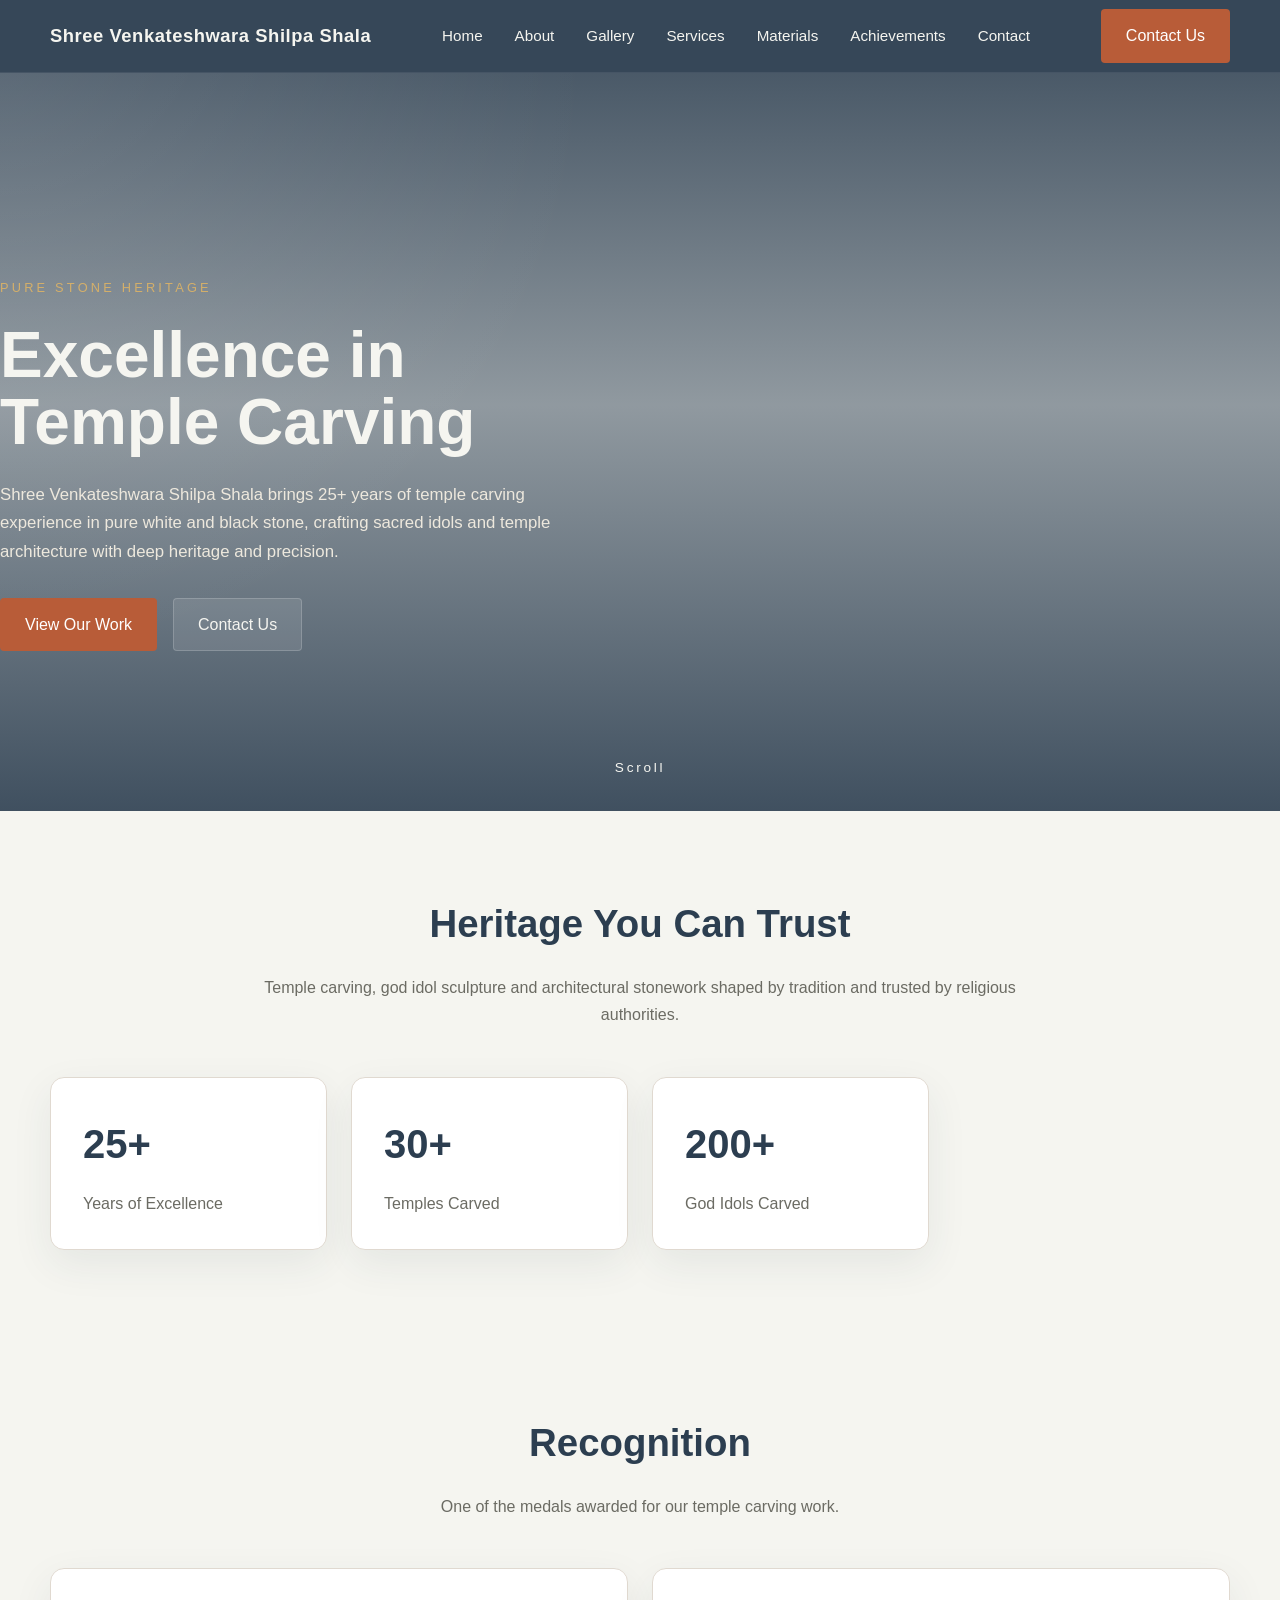
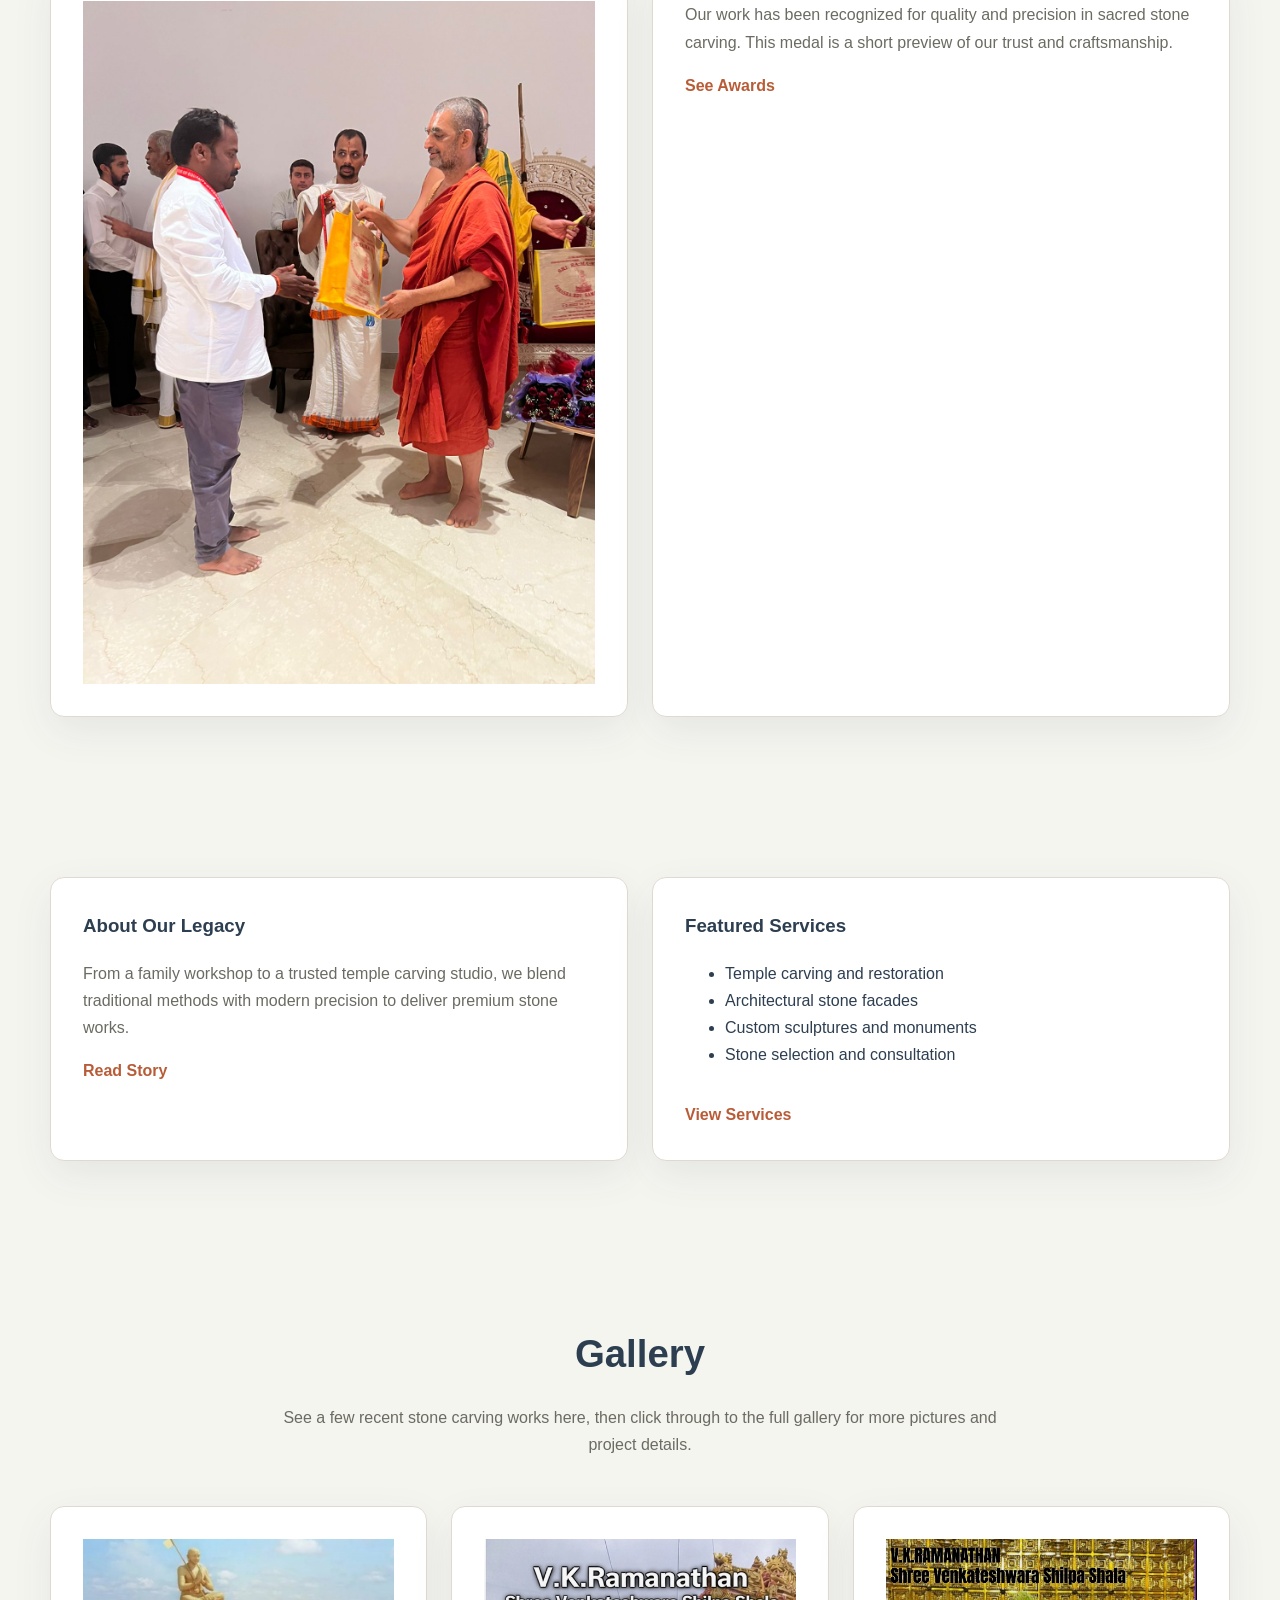
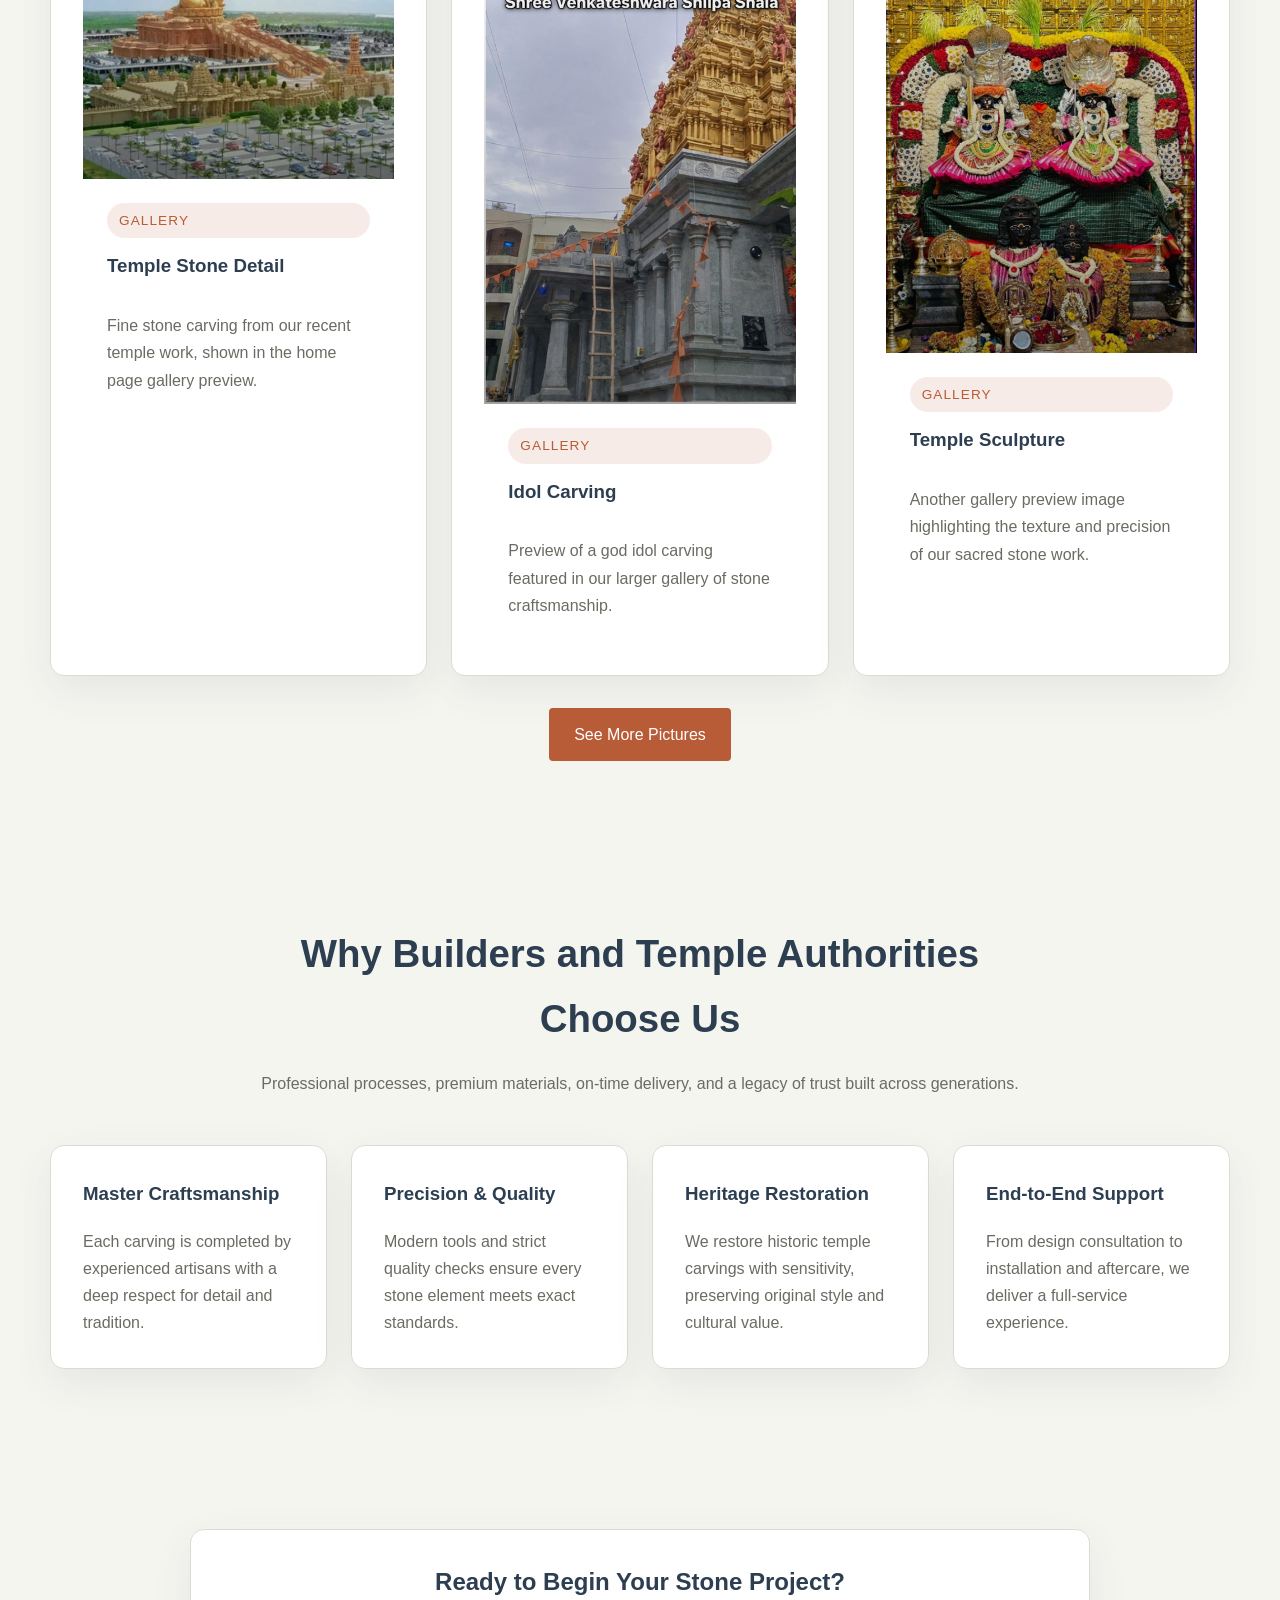
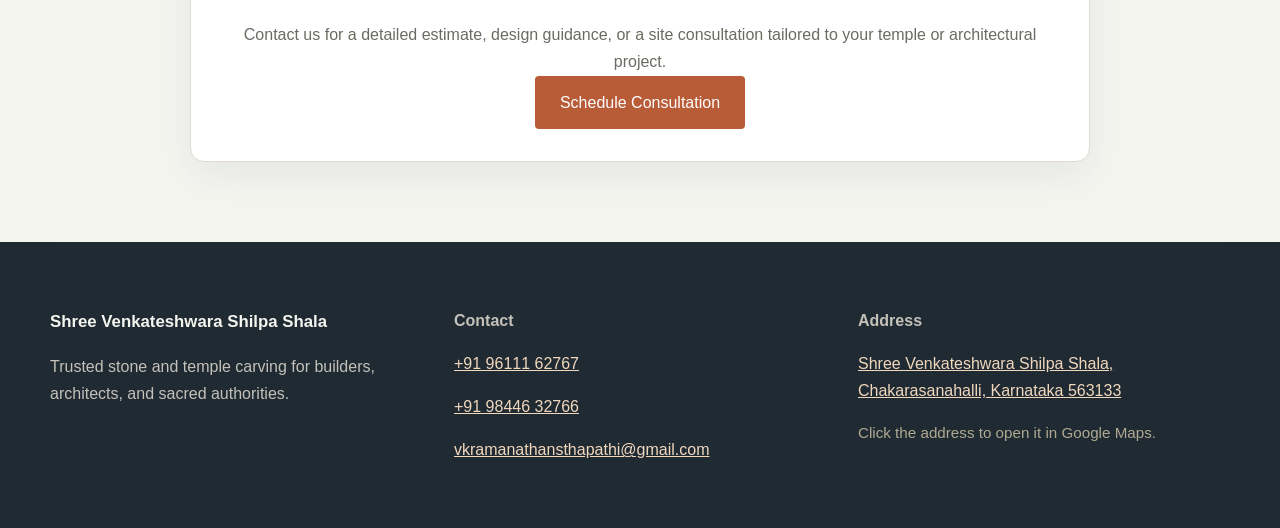
<file: index.html>
<!DOCTYPE html>
<html lang="en">
<head>
  <meta charset="UTF-8">
  <meta name="viewport" content="width=device-width, initial-scale=1.0">
  <title>Shree Venkateshwara Shilpa Shala | Temple & Stone Carving</title>
  <meta name="description" content="Shree Venkateshwara Shilpa Shala offers pure stone temple carving and god idol work with 25+ years of heritage craftsmanship.">
  <link rel="stylesheet" href="styles.css">
  <script type="application/ld+json">
  {
    "@context": "https://schema.org",
    "@type": "LocalBusiness",
    "name": "Shree Venkateshwara Shilpa Shala",
    "image": "https://example.com/hero-image.jpg",
    "telephone": "+91 96111 62767",
    "address": {
      "@type": "PostalAddress",
      "streetAddress": "Shree Venkateshwara Shilpa Shala, Chakarasanahalli",
      "addressLocality": "Chakarasanahalli",
      "addressRegion": "Karnataka",
      "postalCode": "563133",
      "addressCountry": "IN"
    },
    "openingHoursSpecification": [{
      "@type": "OpeningHoursSpecification",
      "dayOfWeek": ["Monday","Tuesday","Wednesday","Thursday","Friday","Saturday"],
      "opens": "09:00",
      "closes": "18:00"
    }],
    "url": "./index.html",
    "priceRange": "₹₹"
  }
  </script>
</head>
<body>
  <header class="site-header">
    <div class="container header-inner">
      <a class="brand" href="index.html">Shree Venkateshwara Shilpa Shala</a>
      <nav class="site-nav" id="siteNav">
        <a href="index.html">Home</a>
        <a href="about.html">About</a>
        <a href="gallery.html">Gallery</a>
        <a href="services.html">Services</a>
        <a href="materials.html">Materials</a>
        <a href="achievements.html">Achievements</a>
        <a href="contact.html">Contact</a>
      </nav>
      <div class="nav-actions">
        <a class="button button-primary" href="contact.html">Contact Us</a>
        <button class="burger" id="burgerButton" aria-label="Open menu">☰</button>
      </div>
    </div>
  </header>

  <main>
    <section class="hero hero-landing">
      <div class="hero-content">
        <span class="eyebrow">Pure Stone Heritage</span>
        <h1>Excellence in Temple Carving</h1>
        <p>Shree Venkateshwara Shilpa Shala brings 25+ years of temple carving experience in pure white and black stone, crafting sacred idols and temple architecture with deep heritage and precision.</p>
        <div class="hero-ctas">
          <a class="button button-primary" href="gallery.html">View Our Work</a>
          <a class="button button-secondary" href="contact.html">Contact Us</a>
        </div>
      </div>
      <div class="hero-overlay"></div>
      <div class="scroll-indicator">Scroll</div>
    </section>

    <section class="trust-section container fade-up">
      <div class="section-heading">
        <h2>Heritage You Can Trust</h2>
        <p>Temple carving, god idol sculpture and architectural stonework shaped by tradition and trusted by religious authorities.</p>
      </div>
      <div class="stats-grid">
        <article class="stat-card">
          <strong>25+</strong>
          <span>Years of Excellence</span>
        </article>
        <article class="stat-card">
          <strong>30+</strong>
          <span>Temples Carved</span>
        </article>
        <article class="stat-card">
          <strong>200+</strong>
          <span>God Idols Carved</span>
        </article>
      </div>
    </section>

    <section class="container fade-up" style="padding: 80px 0;">
      <div class="section-heading">
        <h2>Recognition</h2>
        <p>One of the medals awarded for our temple carving work.</p>
      </div>
      <div class="grid-2">
        <div class="preview-card">
          <img src="assets/Temple-1-1.jpeg" alt="Temple carving achievement medal">
        </div>
        <div class="preview-card">
          <p>Our work has been recognized for quality and precision in sacred stone carving. This medal is a short preview of our trust and craftsmanship.</p>
          <a class="link-button" href="achievements.html">See Awards</a>
        </div>
      </div>
    </section>

    <section class="preview-section container fade-up">
      <div class="grid-2">
        <div class="preview-card">
          <h3>About Our Legacy</h3>
          <p>From a family workshop to a trusted temple carving studio, we blend traditional methods with modern precision to deliver premium stone works.</p>
          <a class="link-button" href="about.html">Read Story</a>
        </div>
        <div class="preview-card">
          <h3>Featured Services</h3>
          <ul>
            <li>Temple carving and restoration</li>
            <li>Architectural stone facades</li>
            <li>Custom sculptures and monuments</li>
            <li>Stone selection and consultation</li>
          </ul>
          <a class="link-button" href="services.html">View Services</a>
        </div>
      </div>
    </section>

    <section class="portfolio-preview container fade-up">
      <div class="section-heading">
        <h2>Gallery</h2>
        <p>See a few recent stone carving works here, then click through to the full gallery for more pictures and project details.</p>
      </div>
      <div class="portfolio-grid">
        <article class="project-card">
          <div class="project-image"><img src="assets/Temple-1-0.jpg" alt="Temple stone carving project"></div>
          <div class="project-card-body">
            <span class="tag">Gallery</span>
            <h3>Temple Stone Detail</h3>
            <p>Fine stone carving from our recent temple work, shown in the home page gallery preview.</p>
          </div>
        </article>
        <article class="project-card">
          <div class="project-image"><img src="assets/Temple-2-1.jpeg" alt="Temple carving gallery image"></div>
          <div class="project-card-body">
            <span class="tag">Gallery</span>
            <h3>Idol Carving</h3>
            <p>Preview of a god idol carving featured in our larger gallery of stone craftsmanship.</p>
          </div>
        </article>
        <article class="project-card">
          <div class="project-image"><img src="assets/Temple-2-2.jpeg" alt="Stone carving gallery image"></div>
          <div class="project-card-body">
            <span class="tag">Gallery</span>
            <h3>Temple Sculpture</h3>
            <p>Another gallery preview image highlighting the texture and precision of our sacred stone work.</p>
          </div>
        </article>
      </div>
      <div class="section-action">
        <a class="button button-primary" href="gallery.html">See More Pictures</a>
      </div>
    </section>

    <section class="values-section container fade-up">
      <div class="section-heading">
        <h2>Why Builders and Temple Authorities Choose Us</h2>
        <p>Professional processes, premium materials, on-time delivery, and a legacy of trust built across generations.</p>
      </div>
      <div class="feature-grid">
        <article class="feature-card">
          <h3>Master Craftsmanship</h3>
          <p>Each carving is completed by experienced artisans with a deep respect for detail and tradition.</p>
        </article>
        <article class="feature-card">
          <h3>Precision & Quality</h3>
          <p>Modern tools and strict quality checks ensure every stone element meets exact standards.</p>
        </article>
        <article class="feature-card">
          <h3>Heritage Restoration</h3>
          <p>We restore historic temple carvings with sensitivity, preserving original style and cultural value.</p>
        </article>
        <article class="feature-card">
          <h3>End-to-End Support</h3>
          <p>From design consultation to installation and aftercare, we deliver a full-service experience.</p>
        </article>
      </div>
    </section>

    <section class="cta-section fade-up">
      <div class="container cta-card">
        <h2>Ready to Begin Your Stone Project?</h2>
        <p>Contact us for a detailed estimate, design guidance, or a site consultation tailored to your temple or architectural project.</p>
        <a class="button button-primary" href="contact.html">Schedule Consultation</a>
      </div>
    </section>
  </main>

  <footer class="site-footer">
    <div class="container footer-grid">
      <div>
        <p class="footer-brand">Shree Venkateshwara Shilpa Shala</p>
        <p>Trusted stone and temple carving for builders, architects, and sacred authorities.</p>
      </div>
      <div>
        <p><strong>Contact</strong></p>
        <p><a href="tel:+919611162767">+91 96111 62767</a></p>
        <p><a href="tel:+919844632766">+91 98446 32766</a></p>
        <p><a href="mailto:vkramanathansthapathi@gmail.com" class="mailto-link">vkramanathansthapathi@gmail.com</a></p>
      </div>
      <div>
        <p><strong>Address</strong></p>
        <p><a href="https://www.google.com/maps/search/?api=1&query=Shree+Venkateshwara+Shilpa+Shala,+Chakarasanahalli,+Karnataka+563133" target="_blank" rel="noreferrer">Shree Venkateshwara Shilpa Shala, Chakarasanahalli, Karnataka 563133</a></p>
        <p class="footer-note">Click the address to open it in Google Maps.</p>
      </div>
    </div>
  </footer>
  <div class="mobile-menu" id="mobileMenu">
    <nav class="mobile-nav">
      <a href="index.html">Home</a>
      <a href="about.html">About</a>
      <a href="gallery.html">Gallery</a>
      <a href="services.html">Services</a>
      <a href="materials.html">Materials</a>
      <a href="achievements.html">Achievements</a>
      <a href="contact.html">Contact</a>
    </nav>
  </div>
  <script src="script.js"></script>
</body>
</html>
</file>
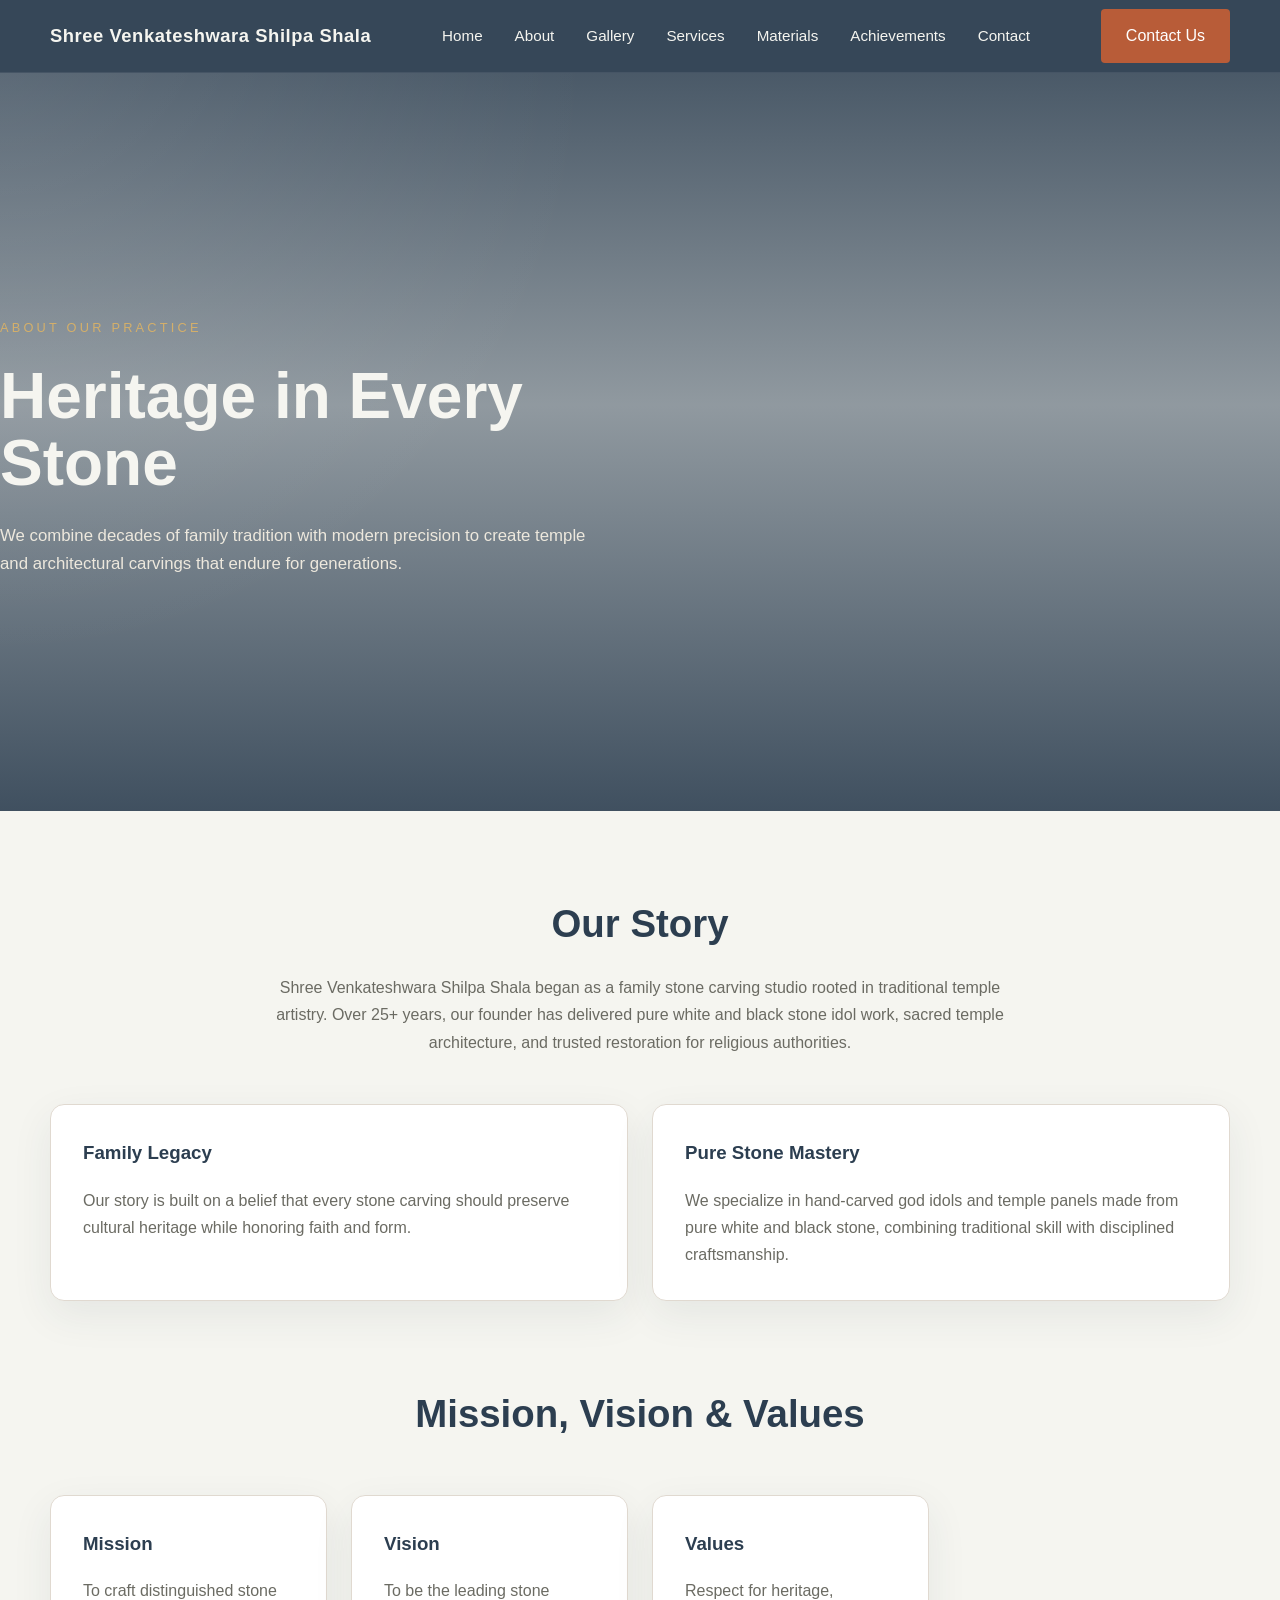
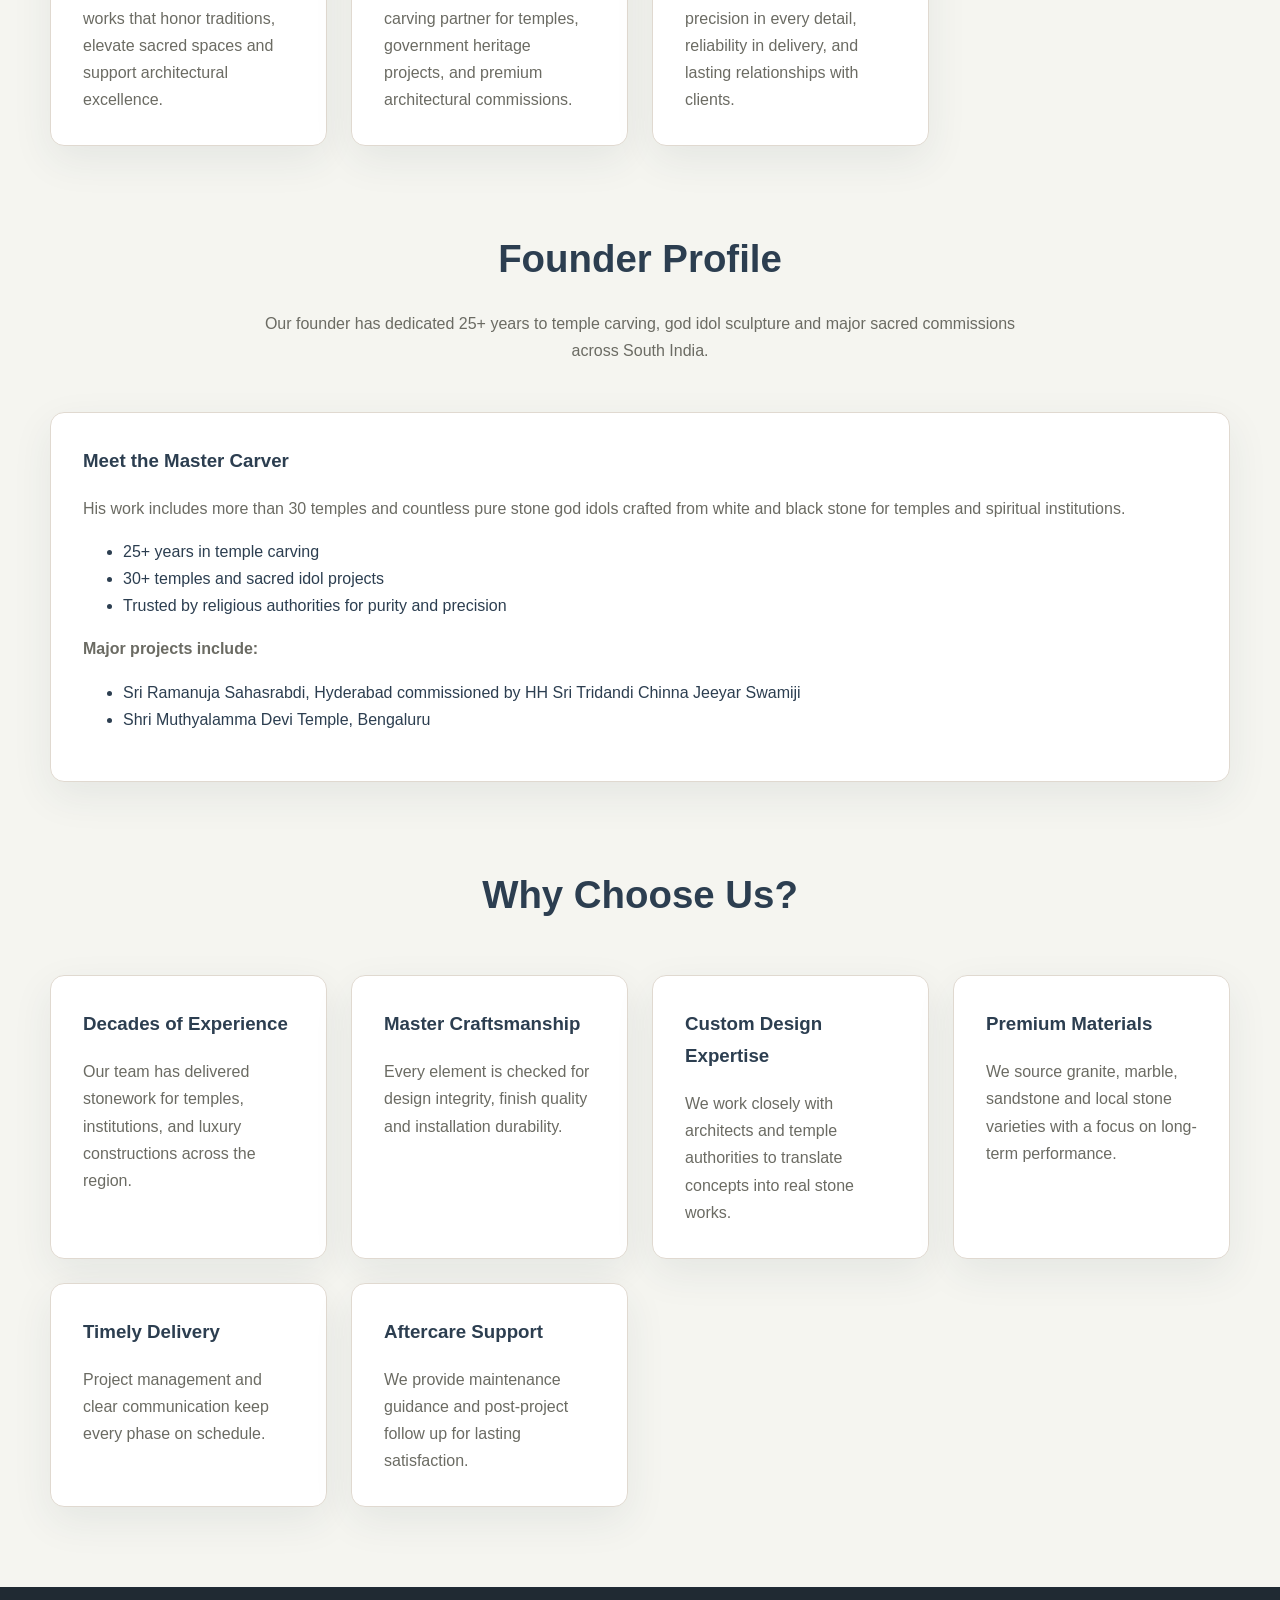
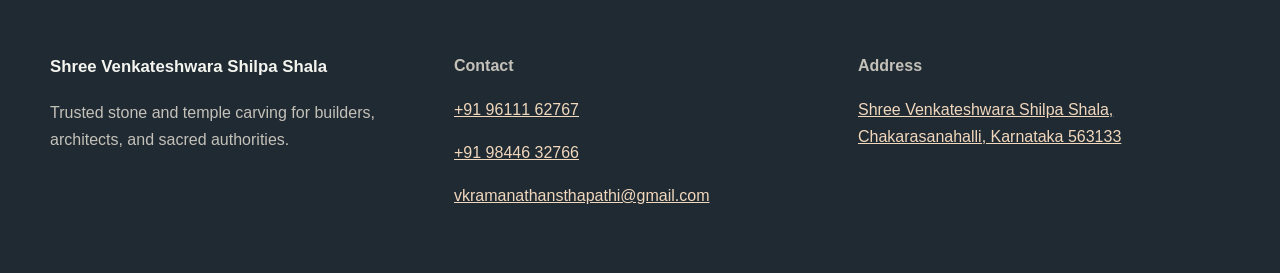
<file: about.html>
<!DOCTYPE html>
<html lang="en">
<head>
  <meta charset="UTF-8">
  <meta name="viewport" content="width=device-width, initial-scale=1.0">
  <title>About | Shree Venkateshwara Shilpa Shala</title>
  <meta name="description" content="Learn the story, mission, and values behind Shree Venkateshwara Shilpa Shala, a family-owned temple carving studio with 25+ years of experience.">
  <link rel="stylesheet" href="styles.css">
</head>
<body>
  <header class="site-header">
    <div class="container header-inner">
      <a class="brand" href="index.html">Shree Venkateshwara Shilpa Shala</a>
      <nav class="site-nav">
        <a href="index.html">Home</a>
        <a href="about.html">About</a>
        <a href="gallery.html">Gallery</a>
        <a href="services.html">Services</a>
        <a href="materials.html">Materials</a>
        <a href="achievements.html">Achievements</a>
        <a href="contact.html">Contact</a>
      </nav>
      <div class="nav-actions">
        <a class="button button-primary" href="contact.html">Contact Us</a>
        <button class="burger" id="burgerButton" aria-label="Open menu">☰</button>
      </div>
    </div>
  </header>

  <main>
    <section class="hero hero-landing">
      <div class="hero-content">
        <span class="eyebrow">About Our Practice</span>
        <h1>Heritage in Every Stone</h1>
        <p>We combine decades of family tradition with modern precision to create temple and architectural carvings that endure for generations.</p>
      </div>
    </section>

    <section class="container fade-up" style="padding: 80px 0;">
      <div class="section-heading">
        <h2>Our Story</h2>
        <p>Shree Venkateshwara Shilpa Shala began as a family stone carving studio rooted in traditional temple artistry. Over 25+ years, our founder has delivered pure white and black stone idol work, sacred temple architecture, and trusted restoration for religious authorities.</p>
      </div>
      <div class="grid-2">
        <div class="preview-card">
          <h3>Family Legacy</h3>
          <p>Our story is built on a belief that every stone carving should preserve cultural heritage while honoring faith and form.</p>
        </div>
        <div class="preview-card">
          <h3>Pure Stone Mastery</h3>
          <p>We specialize in hand-carved god idols and temple panels made from pure white and black stone, combining traditional skill with disciplined craftsmanship.</p>
        </div>
      </div>
    </section>

    <section class="container fade-up" style="padding: 0 0 80px;">
      <div class="section-heading">
        <h2>Mission, Vision & Values</h2>
      </div>
      <div class="feature-grid">
        <article class="feature-card">
          <h3>Mission</h3>
          <p>To craft distinguished stone works that honor traditions, elevate sacred spaces and support architectural excellence.</p>
        </article>
        <article class="feature-card">
          <h3>Vision</h3>
          <p>To be the leading stone carving partner for temples, government heritage projects, and premium architectural commissions.</p>
        </article>
        <article class="feature-card">
          <h3>Values</h3>
          <p>Respect for heritage, precision in every detail, reliability in delivery, and lasting relationships with clients.</p>
        </article>
      </div>
    </section>

    <section class="container fade-up" style="padding: 0 0 80px;">
      <div class="section-heading">
        <h2>Founder Profile</h2>
        <p>Our founder has dedicated 25+ years to temple carving, god idol sculpture and major sacred commissions across South India.</p>
      </div>
      <div class="preview-card">
        <h3>Meet the Master Carver</h3>
        <p>His work includes more than 30 temples and countless pure stone god idols crafted from white and black stone for temples and spiritual institutions.</p>
        <ul>
          <li>25+ years in temple carving</li>
          <li>30+ temples and sacred idol projects</li>
          <li>Trusted by religious authorities for purity and precision</li>
        </ul>
        <p><strong>Major projects include:</strong></p>
        <ul>
          <li><a href="https://statueofequality.org/" target="_blank" rel="noreferrer">Sri Ramanuja Sahasrabdi, Hyderabad</a> commissioned by HH Sri Tridandi Chinna Jeeyar Swamiji</li>
          <li><a href="https://www.justdial.com/Bangalore/Sri-Muthyalamma-Devi-And-Sri-Sathyamma-Devi-Temple-Indiranagar/080PXX80-XX80-200925222819-Z9M2_BZDET" target="_blank" rel="noreferrer">Shri Muthyalamma Devi Temple, Bengaluru</a></li>
        </ul>
      </div>
    </section>

    <section class="container fade-up" style="padding: 0 0 80px;">
      <div class="section-heading">
        <h2>Why Choose Us?</h2>
      </div>
      <div class="feature-grid">
        <article class="feature-card"><h3>Decades of Experience</h3><p>Our team has delivered stonework for temples, institutions, and luxury constructions across the region.</p></article>
        <article class="feature-card"><h3>Master Craftsmanship</h3><p>Every element is checked for design integrity, finish quality and installation durability.</p></article>
        <article class="feature-card"><h3>Custom Design Expertise</h3><p>We work closely with architects and temple authorities to translate concepts into real stone works.</p></article>
        <article class="feature-card"><h3>Premium Materials</h3><p>We source granite, marble, sandstone and local stone varieties with a focus on long-term performance.</p></article>
        <article class="feature-card"><h3>Timely Delivery</h3><p>Project management and clear communication keep every phase on schedule.</p></article>
        <article class="feature-card"><h3>Aftercare Support</h3><p>We provide maintenance guidance and post-project follow up for lasting satisfaction.</p></article>
      </div>
    </section>
  </main>

  <footer class="site-footer">
    <div class="container footer-grid">
      <div>
        <p class="footer-brand">Shree Venkateshwara Shilpa Shala</p>
        <p>Trusted stone and temple carving for builders, architects, and sacred authorities.</p>
      </div>
      <div>
        <p><strong>Contact</strong></p>
        <p><a href="tel:+919611162767">+91 96111 62767</a></p>
        <p><a href="tel:+919844632766">+91 98446 32766</a></p>
        <p><a href="mailto:vkramanathansthapathi@gmail.com" class="mailto-link">vkramanathansthapathi@gmail.com</a></p>
      </div>
      <div>
        <p><strong>Address</strong></p>
        <p><a href="https://www.google.com/maps/search/?api=1&query=Shree+Venkateshwara+Shilpa+Shala,+Chakarasanahalli,+Karnataka+563133" target="_blank" rel="noreferrer">Shree Venkateshwara Shilpa Shala, Chakarasanahalli, Karnataka 563133</a></p>
      </div>
    </div>
  </footer>
  <div class="mobile-menu" id="mobileMenu">
    <nav class="mobile-nav">
      <a href="index.html">Home</a>
      <a href="about.html">About</a>
      <a href="gallery.html">Gallery</a>
      <a href="services.html">Services</a>
      <a href="materials.html">Materials</a>
      <a href="achievements.html">Achievements</a>
      <a href="contact.html">Contact</a>
    </nav>
  </div>
  <script src="script.js"></script>
</body>
</html>
</file>
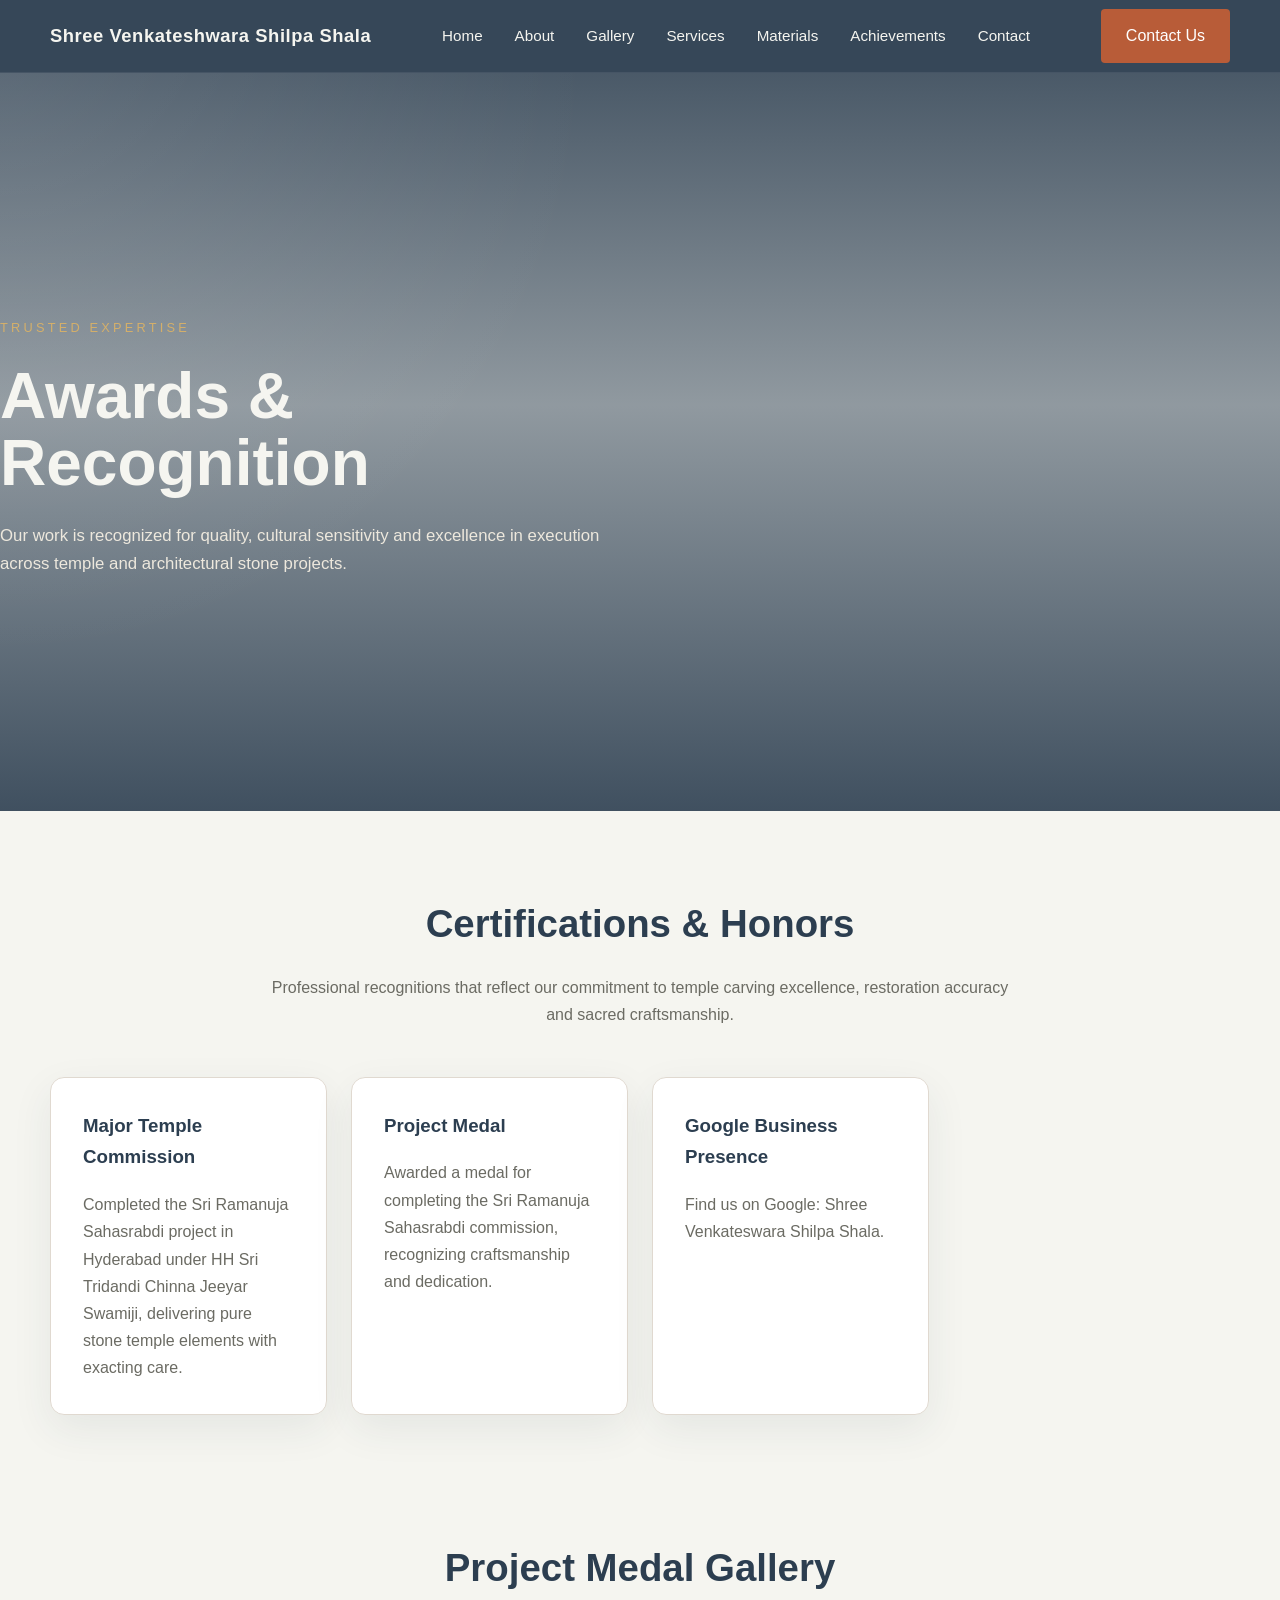
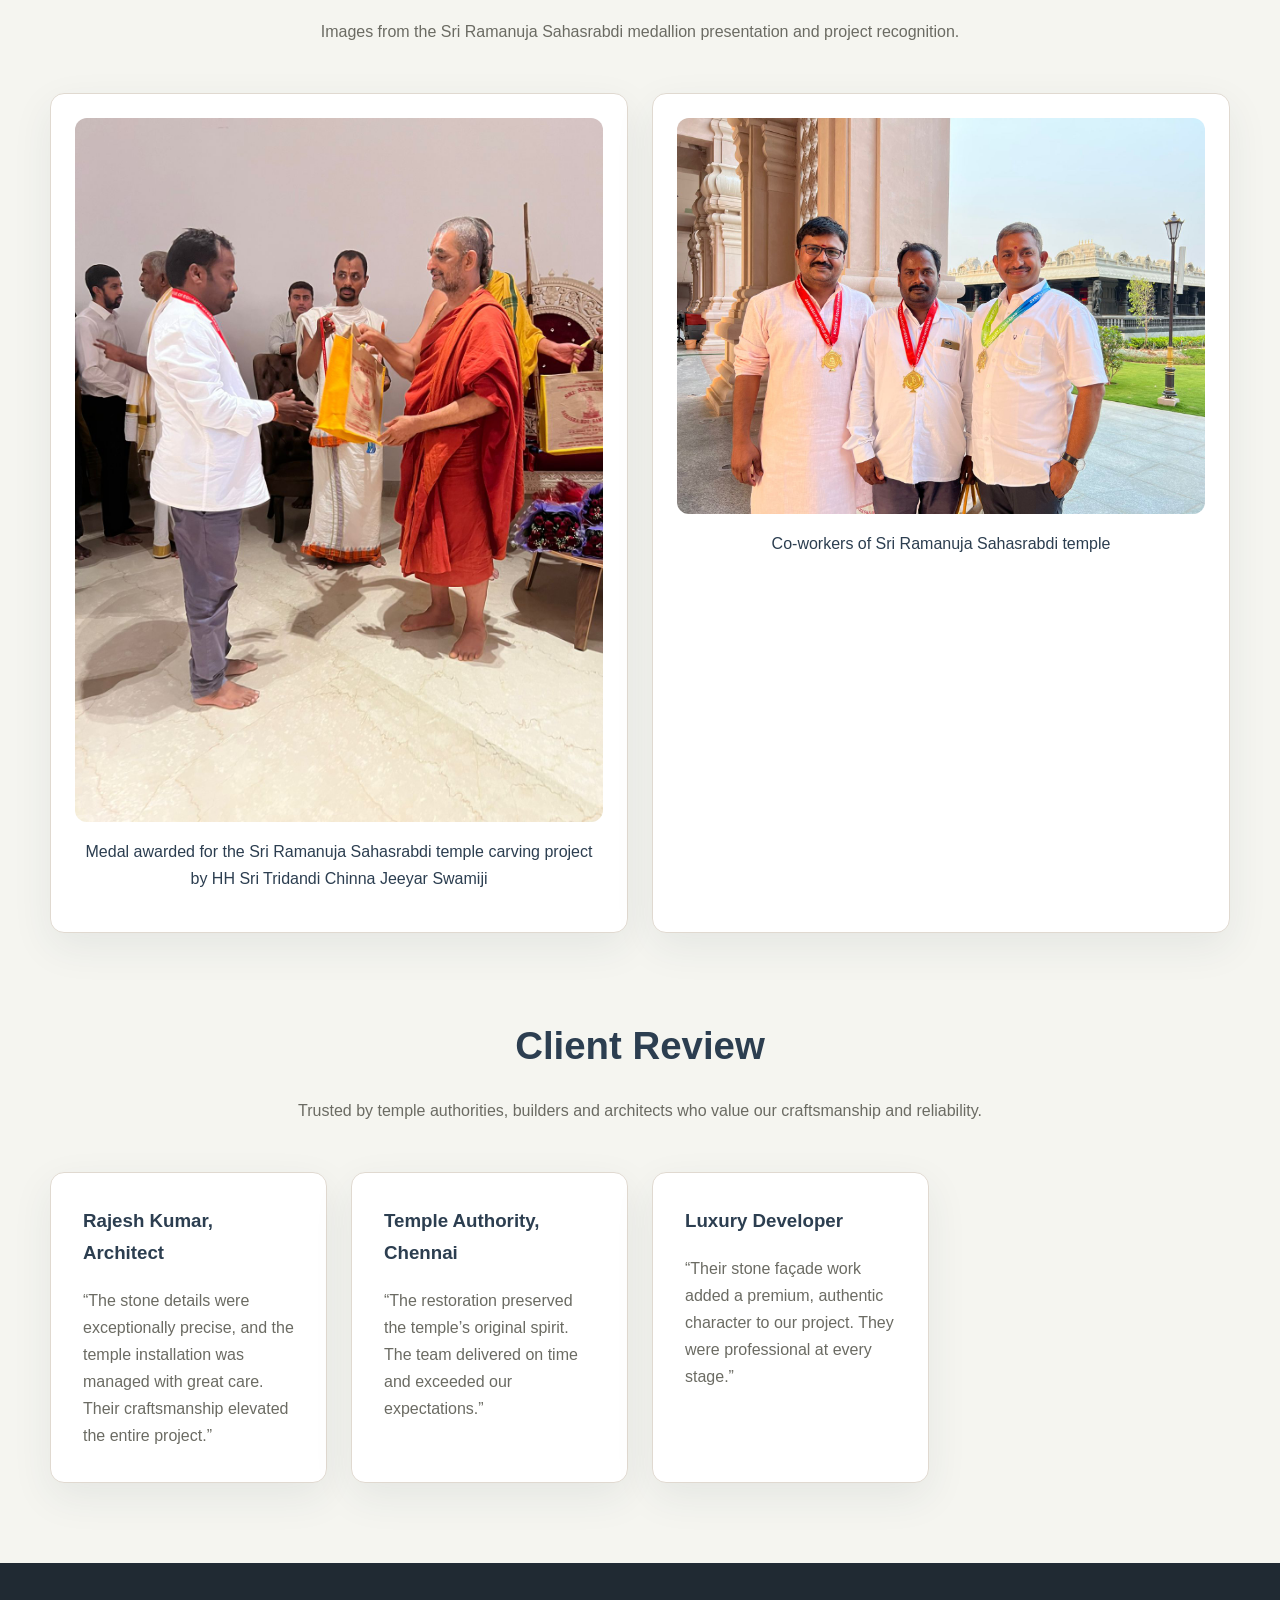
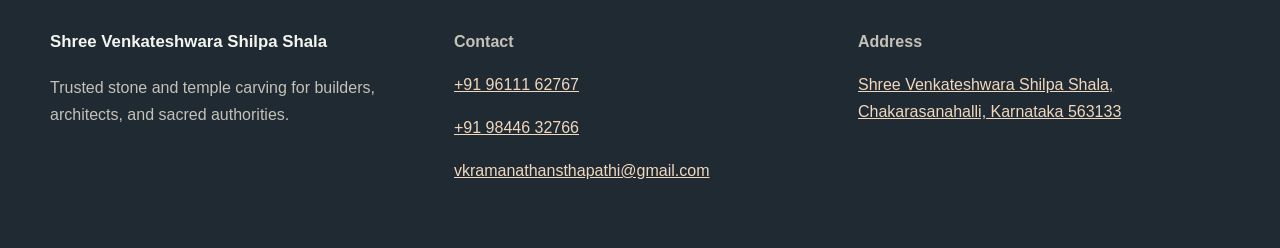
<file: achievements.html>
<!DOCTYPE html>
<html lang="en">
<head>
  <meta charset="UTF-8">
  <meta name="viewport" content="width=device-width, initial-scale=1.0">
  <title>Achievements & Awards</title>
  <meta name="description" content="Explore our awards, recognitions, certifications and client testimonials that demonstrate our authority in stone carving and temple restoration.">
  <link rel="stylesheet" href="styles.css">
</head>
<body>
  <header class="site-header">
    <div class="container header-inner">
      <a class="brand" href="index.html">Shree Venkateshwara Shilpa Shala</a>
      <nav class="site-nav">
        <a href="index.html">Home</a>
        <a href="about.html">About</a>
        <a href="gallery.html">Gallery</a>
        <a href="services.html">Services</a>
        <a href="materials.html">Materials</a>
        <a href="achievements.html">Achievements</a>
        <a href="contact.html">Contact</a>
      </nav>
      <div class="nav-actions">
        <a class="button button-primary" href="contact.html">Contact Us</a>
        <button class="burger" id="burgerButton" aria-label="Open menu">☰</button>
      </div>
    </div>
  </header>

  <main>
    <section class="hero hero-landing">
      <div class="hero-content">
        <span class="eyebrow">Trusted Expertise</span>
        <h1>Awards & Recognition</h1>
        <p>Our work is recognized for quality, cultural sensitivity and excellence in execution across temple and architectural stone projects.</p>
      </div>
    </section>

    <section class="container fade-up" style="padding: 80px 0;">
      <div class="section-heading">
        <h2>Certifications & Honors</h2>
        <p>Professional recognitions that reflect our commitment to temple carving excellence, restoration accuracy and sacred craftsmanship.</p>
      </div>
      <div class="feature-grid">
        <article class="feature-card"><h3>Major Temple Commission</h3><p>Completed the Sri Ramanuja Sahasrabdi project in Hyderabad under HH Sri Tridandi Chinna Jeeyar Swamiji, delivering pure stone temple elements with exacting care.</p></article>
        <article class="feature-card"><h3>Project Medal</h3><p>Awarded a medal for completing the Sri Ramanuja Sahasrabdi commission, recognizing craftsmanship and dedication.</p></article>
        <article class="feature-card"><h3>Google Business Presence</h3><p>Find us on Google: <a href="https://www.google.com/search?q=shree+venkateswara+shilpa+shala" target="_blank" rel="noreferrer">Shree Venkateswara Shilpa Shala</a>.</p></article>
      </div>
    </section>

    <section class="container fade-up" style="padding: 40px 0 80px;">
      <div class="section-heading">
        <h2>Project Medal Gallery</h2>
        <p>Images from the Sri Ramanuja Sahasrabdi medallion presentation and project recognition.</p>
      </div>
      <div class="medal-gallery">
        <div class="medal-card">
          <img class="project-medal-image" src="assets/Temple-1-1.jpeg" alt="Medal awarded for Sri Ramanuja Sahasrabdi project">
          <p>Medal awarded for the Sri Ramanuja Sahasrabdi temple carving project by HH Sri Tridandi Chinna Jeeyar Swamiji</p>
        </div>
        <div class="medal-card">
          <img class="project-medal-image" src="assets/Temple-1-2.jpeg" alt="Recognition medal for temple carving excellence">
          <p>Co-workers of Sri Ramanuja Sahasrabdi temple </p>
        </div>
      </div>
    </section>

    <section class="container fade-up" style="padding: 0 0 80px;">
      <div class="section-heading">
        <h2>Client Review</h2>
        <p>Trusted by temple authorities, builders and architects who value our craftsmanship and reliability.</p>
      </div>
      <div class="feature-grid">
        <article class="feature-card"><h3>Rajesh Kumar, Architect</h3><p>“The stone details were exceptionally precise, and the temple installation was managed with great care. Their craftsmanship elevated the entire project.”</p></article>
        <article class="feature-card"><h3>Temple Authority, Chennai</h3><p>“The restoration preserved the temple’s original spirit. The team delivered on time and exceeded our expectations.”</p></article>
        <article class="feature-card"><h3>Luxury Developer</h3><p>“Their stone façade work added a premium, authentic character to our project. They were professional at every stage.”</p></article>
      </div>
    </section>
  </main>

  <footer class="site-footer">
    <div class="container footer-grid">
      <div>
        <p class="footer-brand">Shree Venkateshwara Shilpa Shala</p>
        <p>Trusted stone and temple carving for builders, architects, and sacred authorities.</p>
      </div>
      <div>
        <p><strong>Contact</strong></p>
        <p><a href="tel:+919611162767">+91 96111 62767</a></p>
        <p><a href="tel:+919844632766">+91 98446 32766</a></p>
        <p><a href="mailto:vkramanathansthapathi@gmail.com" class="mailto-link">vkramanathansthapathi@gmail.com</a></p>
      </div>
      <div>
        <p><strong>Address</strong></p>
        <p><a href="https://www.google.com/maps/search/?api=1&query=Shree+Venkateshwara+Shilpa+Shala,+Chakarasanahalli,+Karnataka+563133" target="_blank" rel="noreferrer">Shree Venkateshwara Shilpa Shala, Chakarasanahalli, Karnataka 563133</a></p>
      </div>
    </div>
  </footer>
  <div class="mobile-menu" id="mobileMenu">
    <nav class="mobile-nav">
      <a href="index.html">Home</a>
      <a href="about.html">About</a>
      <a href="gallery.html">Gallery</a>
      <a href="services.html">Services</a>
      <a href="materials.html">Materials</a>
      <a href="achievements.html">Achievements</a>
      <a href="contact.html">Contact</a>
    </nav>
  </div>
  <script src="script.js"></script>
</body>
</html>
</file>
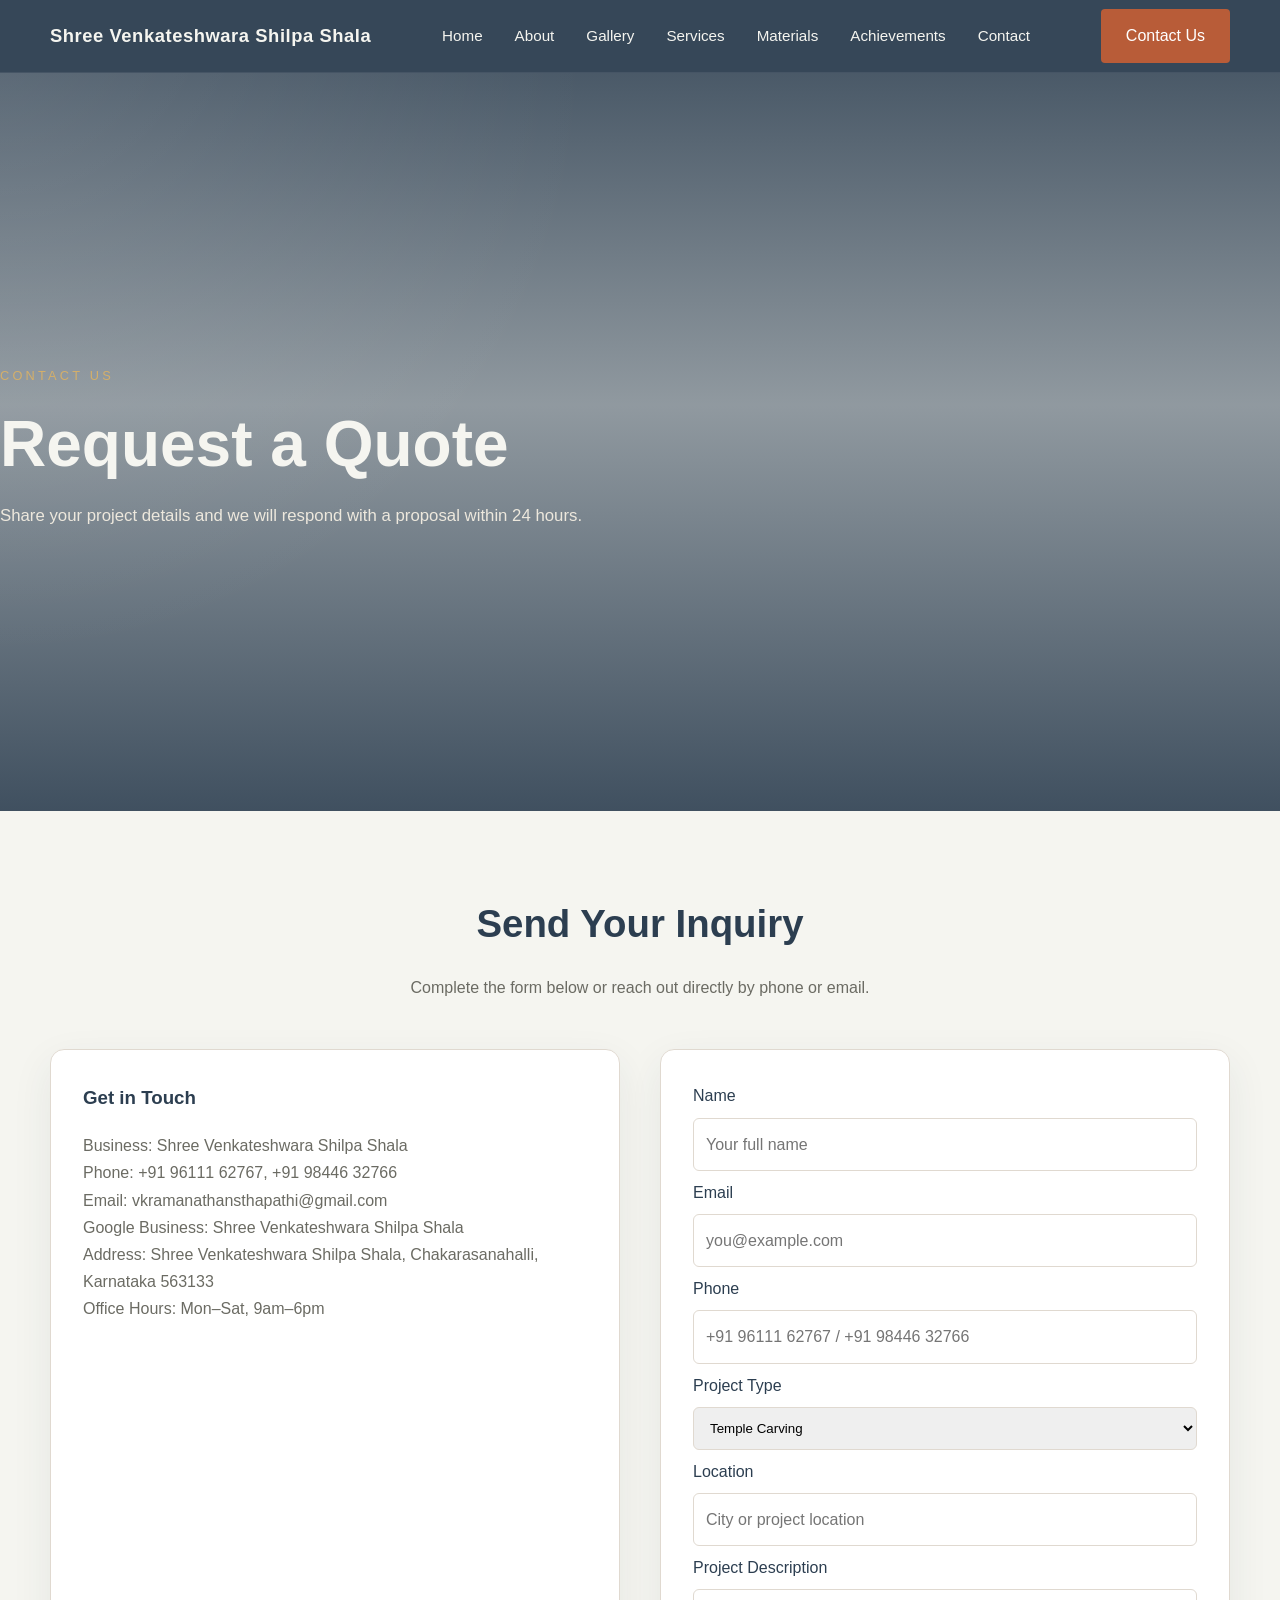
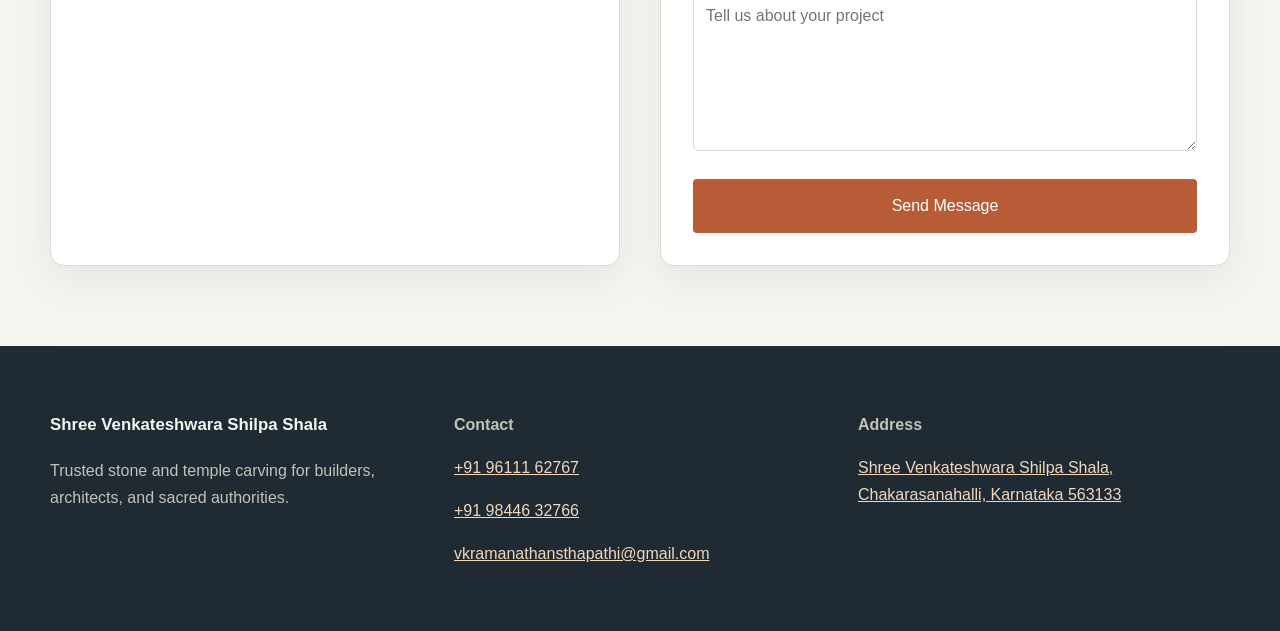
<file: contact.html>
<!DOCTYPE html>
<html lang="en">
<head>
  <meta charset="UTF-8">
  <meta name="viewport" content="width=device-width, initial-scale=1.0">
  <title>Contact | Request a Quote</title>
  <meta name="description" content="Get in touch for temple carving, stonework and restoration services. Request a quote, schedule a consultation, or share your project details.">
  <link rel="stylesheet" href="styles.css">
</head>
<body>
  <header class="site-header">
    <div class="container header-inner">
      <a class="brand" href="index.html">Shree Venkateshwara Shilpa Shala</a>
      <nav class="site-nav">
        <a href="index.html">Home</a>
        <a href="about.html">About</a>
        <a href="gallery.html">Gallery</a>
        <a href="services.html">Services</a>
        <a href="materials.html">Materials</a>
        <a href="achievements.html">Achievements</a>
        <a href="contact.html">Contact</a>
      </nav>
      <div class="nav-actions">
        <a class="button button-primary" href="contact.html">Contact Us</a>
        <button class="burger" id="burgerButton" aria-label="Open menu">☰</button>
      </div>
    </div>
  </header>

  <main>
    <section class="hero hero-landing">
      <div class="hero-content">
        <span class="eyebrow">Contact Us</span>
        <h1>Request a Quote</h1>
        <p>Share your project details and we will respond with a proposal within 24 hours.</p>
      </div>
    </section>

    <section class="container fade-up" style="padding: 80px 0;">
      <div class="section-heading">
        <h2>Send Your Inquiry</h2>
        <p>Complete the form below or reach out directly by phone or email.</p>
      </div>
      <div class="grid-2" style="gap: 40px;">
        <div class="preview-card">
          <h3>Get in Touch</h3>
          <p>Business: Shree Venkateshwara Shilpa Shala</p>
          <p>Phone: <a href="tel:+919611162767">+91 96111 62767</a>, <a href="tel:+919844632766">+91 98446 32766</a></p>
          <p>Email: <a href="mailto:vkramanathansthapathi@gmail.com" class="mailto-link">vkramanathansthapathi@gmail.com</a></p>
          <p>Google Business: <a href="https://www.google.com/search?q=shree+venkateshwara+shilpa+shala" target="_blank" rel="noreferrer">Shree Venkateshwara Shilpa Shala</a></p>
          <p>Address: <a href="https://www.google.com/maps/search/?api=1&query=Shree+Venkateshwara+Shilpa+Shala,+Chakarasanahalli,+Karnataka+563133" target="_blank" rel="noreferrer">Shree Venkateshwara Shilpa Shala, Chakarasanahalli, Karnataka 563133</a></p>
          <p>Office Hours: Mon–Sat, 9am–6pm</p>
        </div>
        <form id="quoteForm" class="preview-card" action="https://formsubmit.co/madhumithavkr@gmail.com" method="POST">
          <input type="hidden" name="_subject" value="Quote Request from Website">
          <input type="hidden" name="_captcha" value="false">
          <label>Name</label>
          <input id="quoteName" name="name" type="text" placeholder="Your full name" required style="width:100%;padding:12px;margin:8px 0;border:1px solid var(--border);border-radius:6px;">
          <label>Email</label>
          <input id="quoteEmail" name="email" type="email" placeholder="you@example.com" required style="width:100%;padding:12px;margin:8px 0;border:1px solid var(--border);border-radius:6px;">
          <label>Phone</label>
          <input id="quotePhone" name="phone" type="tel" placeholder="+91 96111 62767 / +91 98446 32766" style="width:100%;padding:12px;margin:8px 0;border:1px solid var(--border);border-radius:6px;">
          <label>Project Type</label>
          <select id="quoteProjectType" name="projectType" style="width:100%;padding:12px;margin:8px 0;border:1px solid var(--border);border-radius:6px;">
            <option>Temple Carving</option>
            <option>Architectural Stone</option>
            <option>Custom Sculpture</option>
            <option>Restoration</option>
          </select>
          <label>Location</label>
          <input id="quoteLocation" name="location" type="text" placeholder="City or project location" style="width:100%;padding:12px;margin:8px 0;border:1px solid var(--border);border-radius:6px;">
          <label>Project Description</label>
          <textarea id="quoteMessage" name="message" placeholder="Tell us about your project" rows="5" style="width:100%;padding:12px;margin:8px 0;border:1px solid var(--border);border-radius:6px;"></textarea>
          <button class="button button-primary" type="submit" style="width:100%;margin-top:12px;">Send Message</button>
        </form>
      </div>
    </section>
  </main>

  <footer class="site-footer">
    <div class="container footer-grid">
      <div>
        <p class="footer-brand">Shree Venkateshwara Shilpa Shala</p>
        <p>Trusted stone and temple carving for builders, architects, and sacred authorities.</p>
      </div>
      <div>
        <p><strong>Contact</strong></p>
        <p><a href="tel:+919611162767">+91 96111 62767</a></p>
        <p><a href="tel:+919844632766">+91 98446 32766</a></p>
        <p><a href="mailto:vkramanathansthapathi@gmail.com" class="mailto-link">vkramanathansthapathi@gmail.com</a></p>
      </div>
      <div>
        <p><strong>Address</strong></p>
        <p><a href="https://www.google.com/maps/search/?api=1&query=Shree+Venkateshwara+Shilpa+Shala,+Chakarasanahalli,+Karnataka+563133" target="_blank" rel="noreferrer">Shree Venkateshwara Shilpa Shala, Chakarasanahalli, Karnataka 563133</a></p>
      </div>
    </div>
  </footer>
  <div class="mobile-menu" id="mobileMenu">
    <nav class="mobile-nav">
      <a href="index.html">Home</a>
      <a href="about.html">About</a>
      <a href="gallery.html">Gallery</a>
      <a href="services.html">Services</a>
      <a href="materials.html">Materials</a>
      <a href="achievements.html">Achievements</a>
      <a href="contact.html">Contact</a>
    </nav>
  </div>
  <script src="script.js"></script>
</body>
</html>
</file>
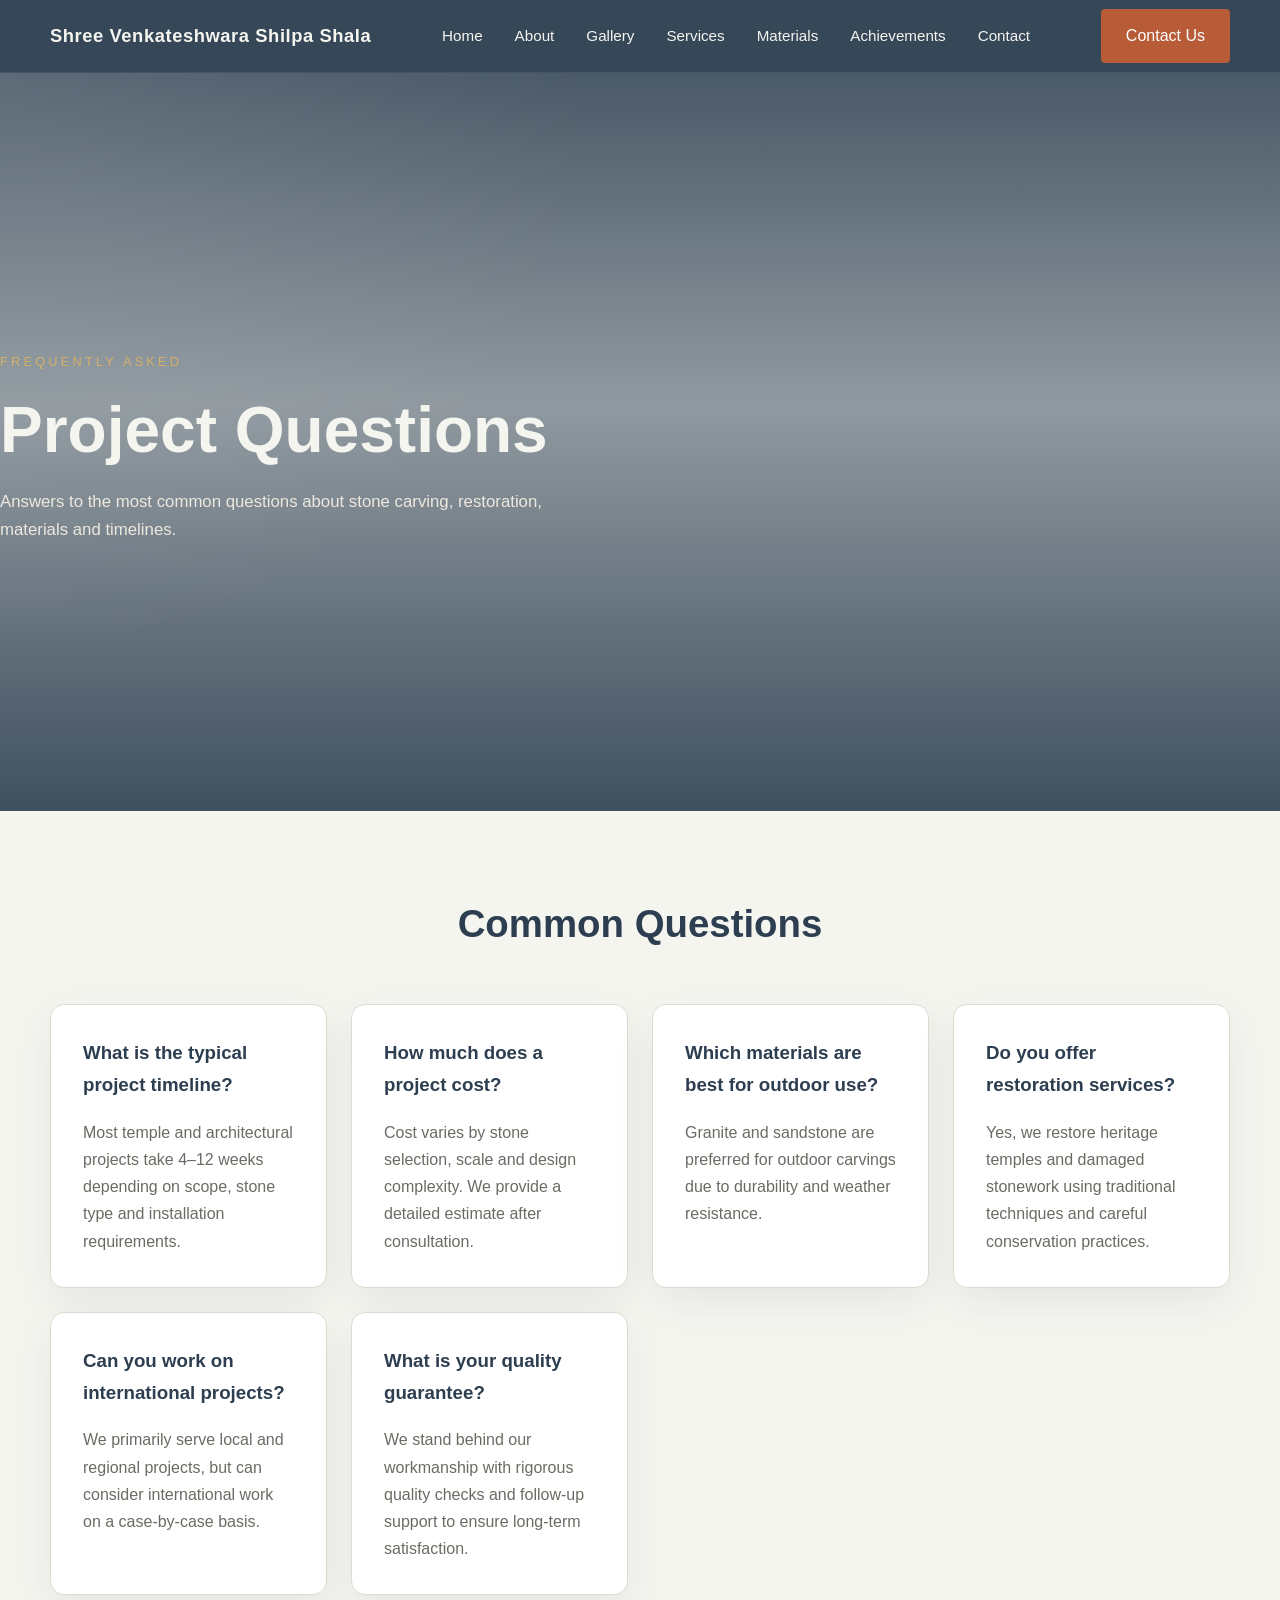
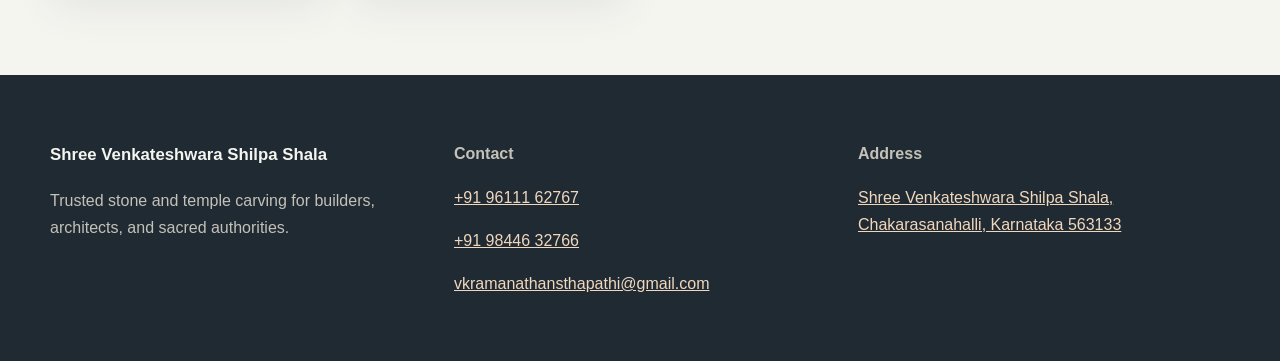
<file: faq.html>
<!DOCTYPE html>
<html lang="en">
<head>
  <meta charset="UTF-8">
  <meta name="viewport" content="width=device-width, initial-scale=1.0">
  <title>FAQ | Stone Carving Questions</title>
  <meta name="description" content="Common questions about our temple carving, stone selection, restoration services and project timelines.">
  <link rel="stylesheet" href="styles.css">
</head>
<body>
  <header class="site-header">
    <div class="container header-inner">
      <a class="brand" href="index.html">Shree Venkateshwara Shilpa Shala</a>
      <nav class="site-nav">
        <a href="index.html">Home</a>
        <a href="about.html">About</a>
        <a href="gallery.html">Gallery</a>
        <a href="services.html">Services</a>
        <a href="materials.html">Materials</a>
        <a href="achievements.html">Achievements</a>
        <a href="contact.html">Contact</a>
      </nav>
      <div class="nav-actions">
        <a class="button button-primary" href="contact.html">Contact Us</a>
        <button class="burger" id="burgerButton" aria-label="Open menu">☰</button>
      </div>
    </div>
  </header>

  <main>
    <section class="hero hero-landing">
      <div class="hero-content">
        <span class="eyebrow">Frequently Asked</span>
        <h1>Project Questions</h1>
        <p>Answers to the most common questions about stone carving, restoration, materials and timelines.</p>
      </div>
    </section>

    <section class="container fade-up" style="padding: 80px 0;">
      <div class="section-heading">
        <h2>Common Questions</h2>
      </div>
      <div class="feature-grid">
        <article class="feature-card"><h3>What is the typical project timeline?</h3><p>Most temple and architectural projects take 4–12 weeks depending on scope, stone type and installation requirements.</p></article>
        <article class="feature-card"><h3>How much does a project cost?</h3><p>Cost varies by stone selection, scale and design complexity. We provide a detailed estimate after consultation.</p></article>
        <article class="feature-card"><h3>Which materials are best for outdoor use?</h3><p>Granite and sandstone are preferred for outdoor carvings due to durability and weather resistance.</p></article>
        <article class="feature-card"><h3>Do you offer restoration services?</h3><p>Yes, we restore heritage temples and damaged stonework using traditional techniques and careful conservation practices.</p></article>
        <article class="feature-card"><h3>Can you work on international projects?</h3><p>We primarily serve local and regional projects, but can consider international work on a case-by-case basis.</p></article>
        <article class="feature-card"><h3>What is your quality guarantee?</h3><p>We stand behind our workmanship with rigorous quality checks and follow-up support to ensure long-term satisfaction.</p></article>
      </div>
    </section>
  </main>

  <footer class="site-footer">
    <div class="container footer-grid">
      <div>
        <p class="footer-brand">Shree Venkateshwara Shilpa Shala</p>
        <p>Trusted stone and temple carving for builders, architects, and sacred authorities.</p>
      </div>
      <div>
        <p><strong>Contact</strong></p>
        <p><a href="tel:+919611162767">+91 96111 62767</a></p>
        <p><a href="tel:+919844632766">+91 98446 32766</a></p>
        <p><a href="mailto:vkramanathansthapathi@gmail.com" class="mailto-link">vkramanathansthapathi@gmail.com</a></p>
      </div>
      <div>
        <p><strong>Address</strong></p>
        <p><a href="https://www.google.com/maps/search/?api=1&query=Shree+Venkateshwara+Shilpa+Shala,+Chakarasanahalli,+Karnataka+563133" target="_blank" rel="noreferrer">Shree Venkateshwara Shilpa Shala, Chakarasanahalli, Karnataka 563133</a></p>
      </div>
    </div>
  </footer>
  <div class="mobile-menu" id="mobileMenu">
    <nav class="mobile-nav">
      <a href="index.html">Home</a>
      <a href="about.html">About</a>
      <a href="gallery.html">Gallery</a>
      <a href="services.html">Services</a>
      <a href="materials.html">Materials</a>
      <a href="achievements.html">Achievements</a>
      <a href="contact.html">Contact</a>
    </nav>
  </div>
  <script src="script.js"></script>
</body>
</html>
</file>
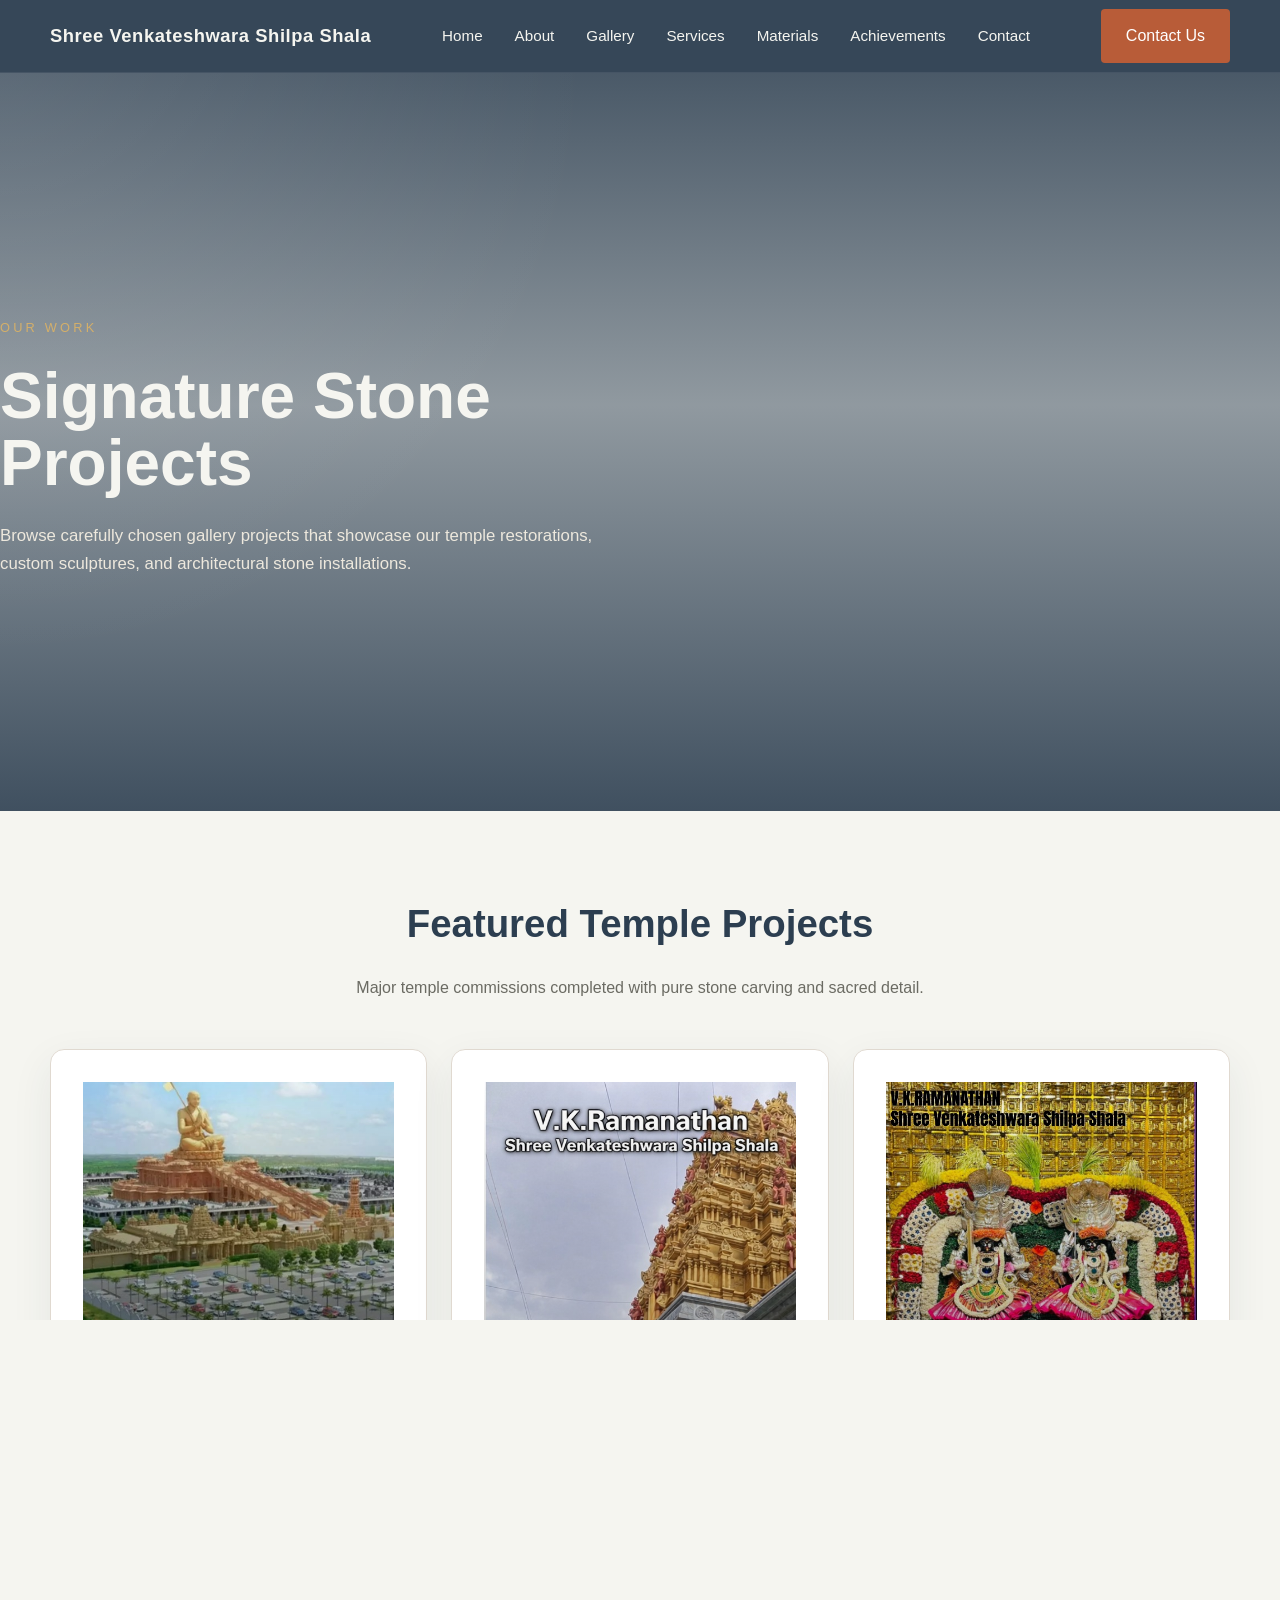
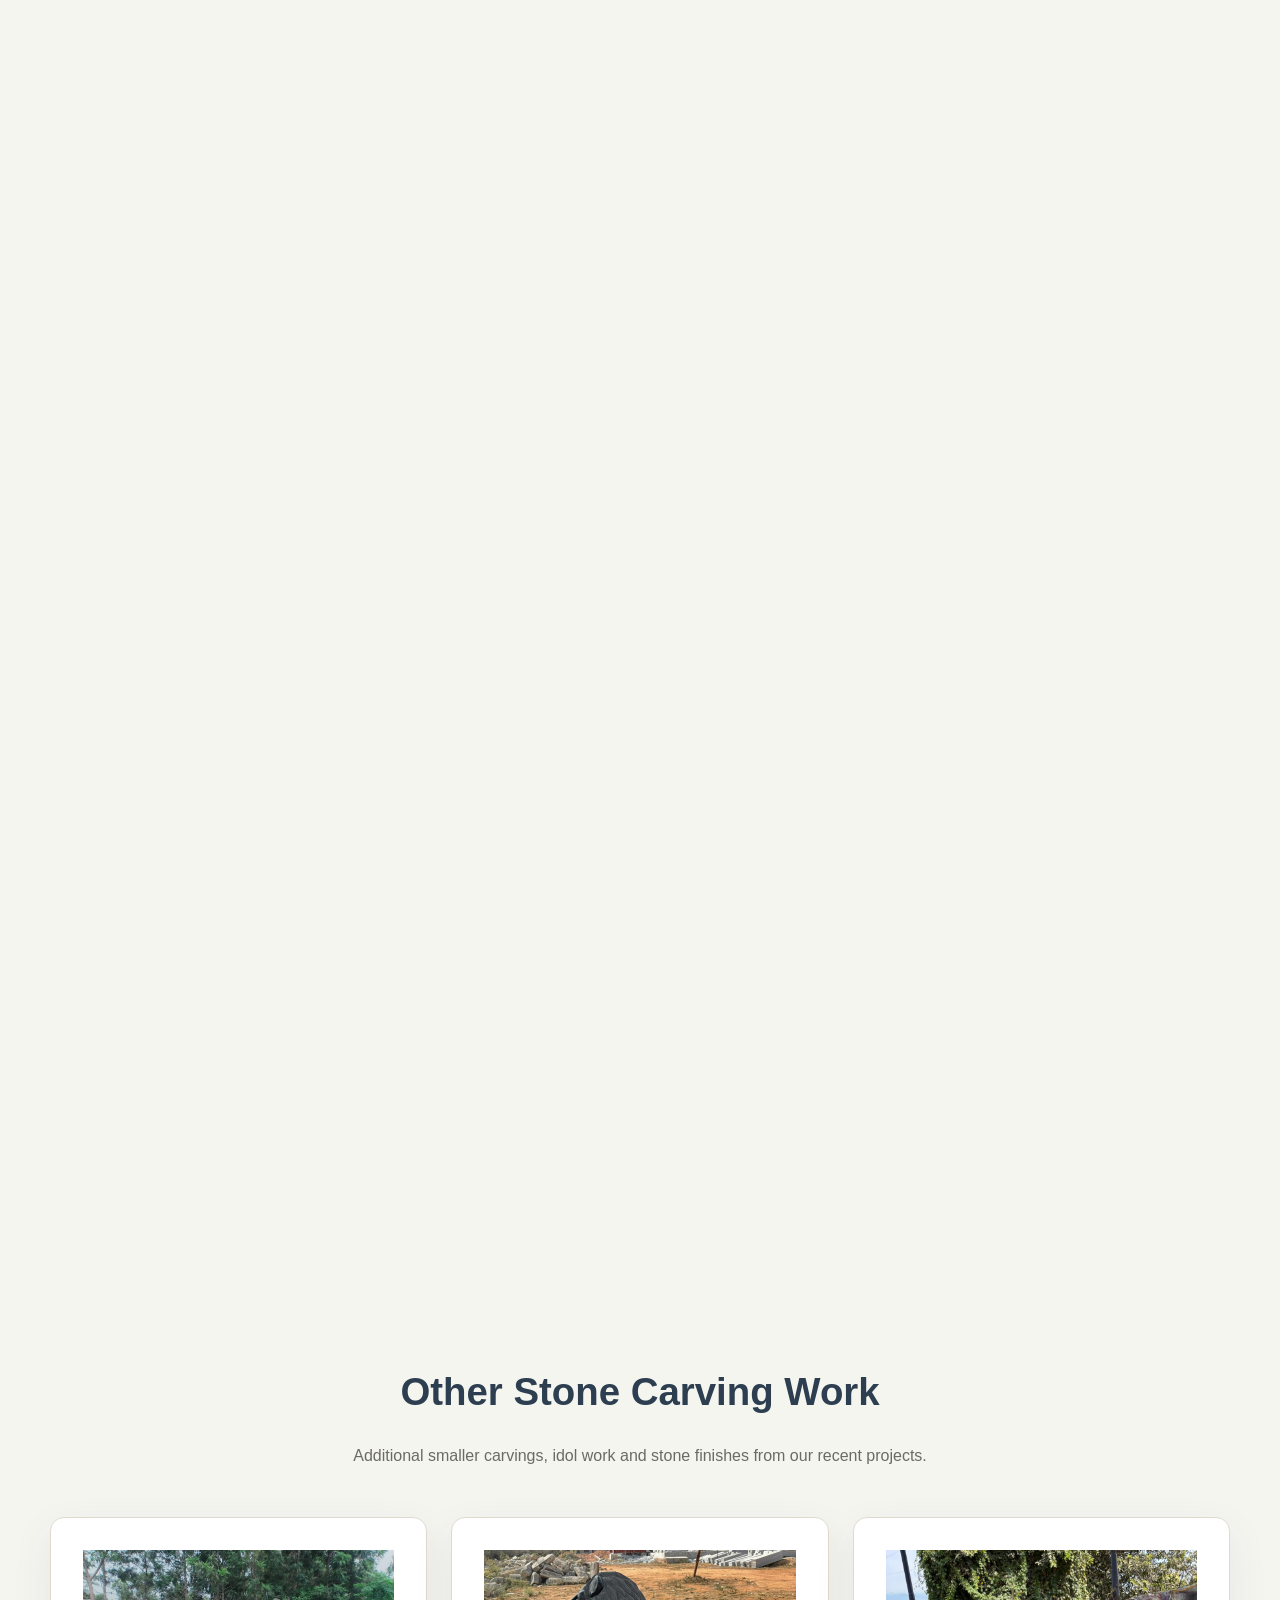
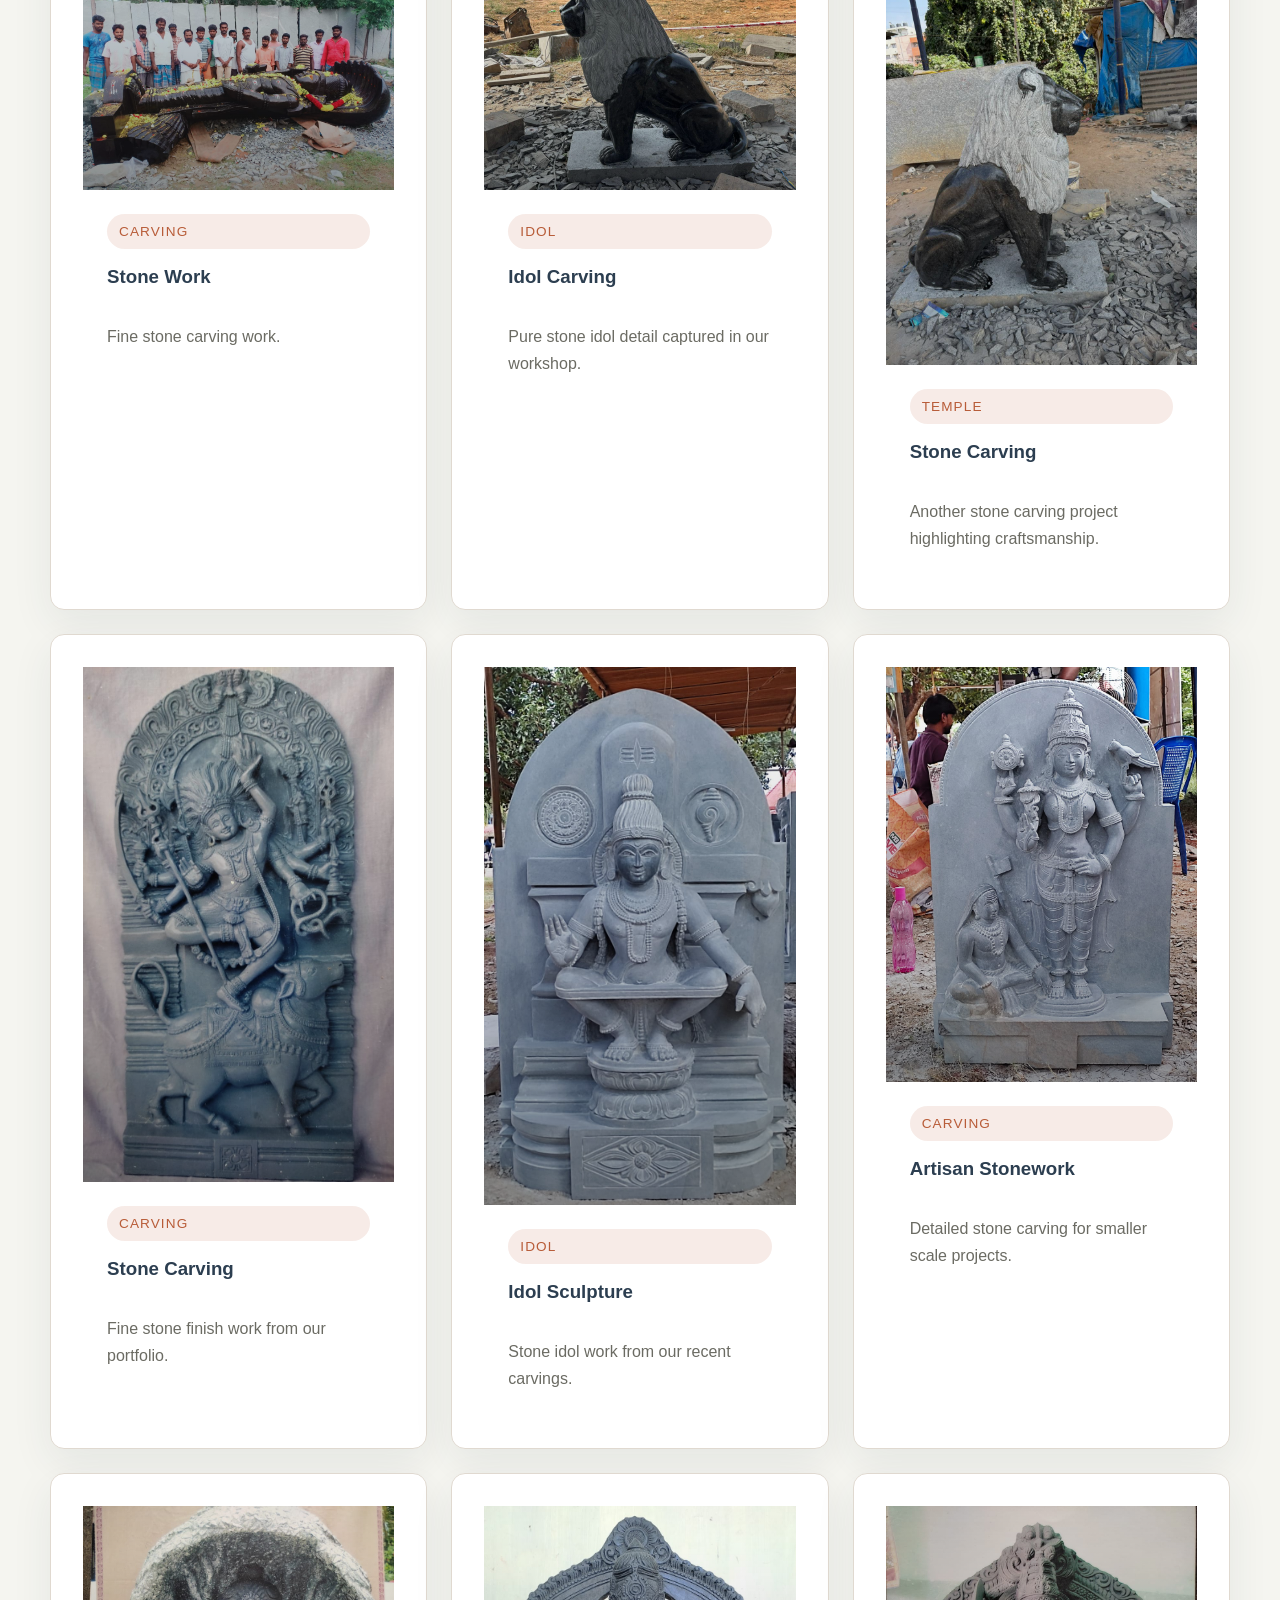
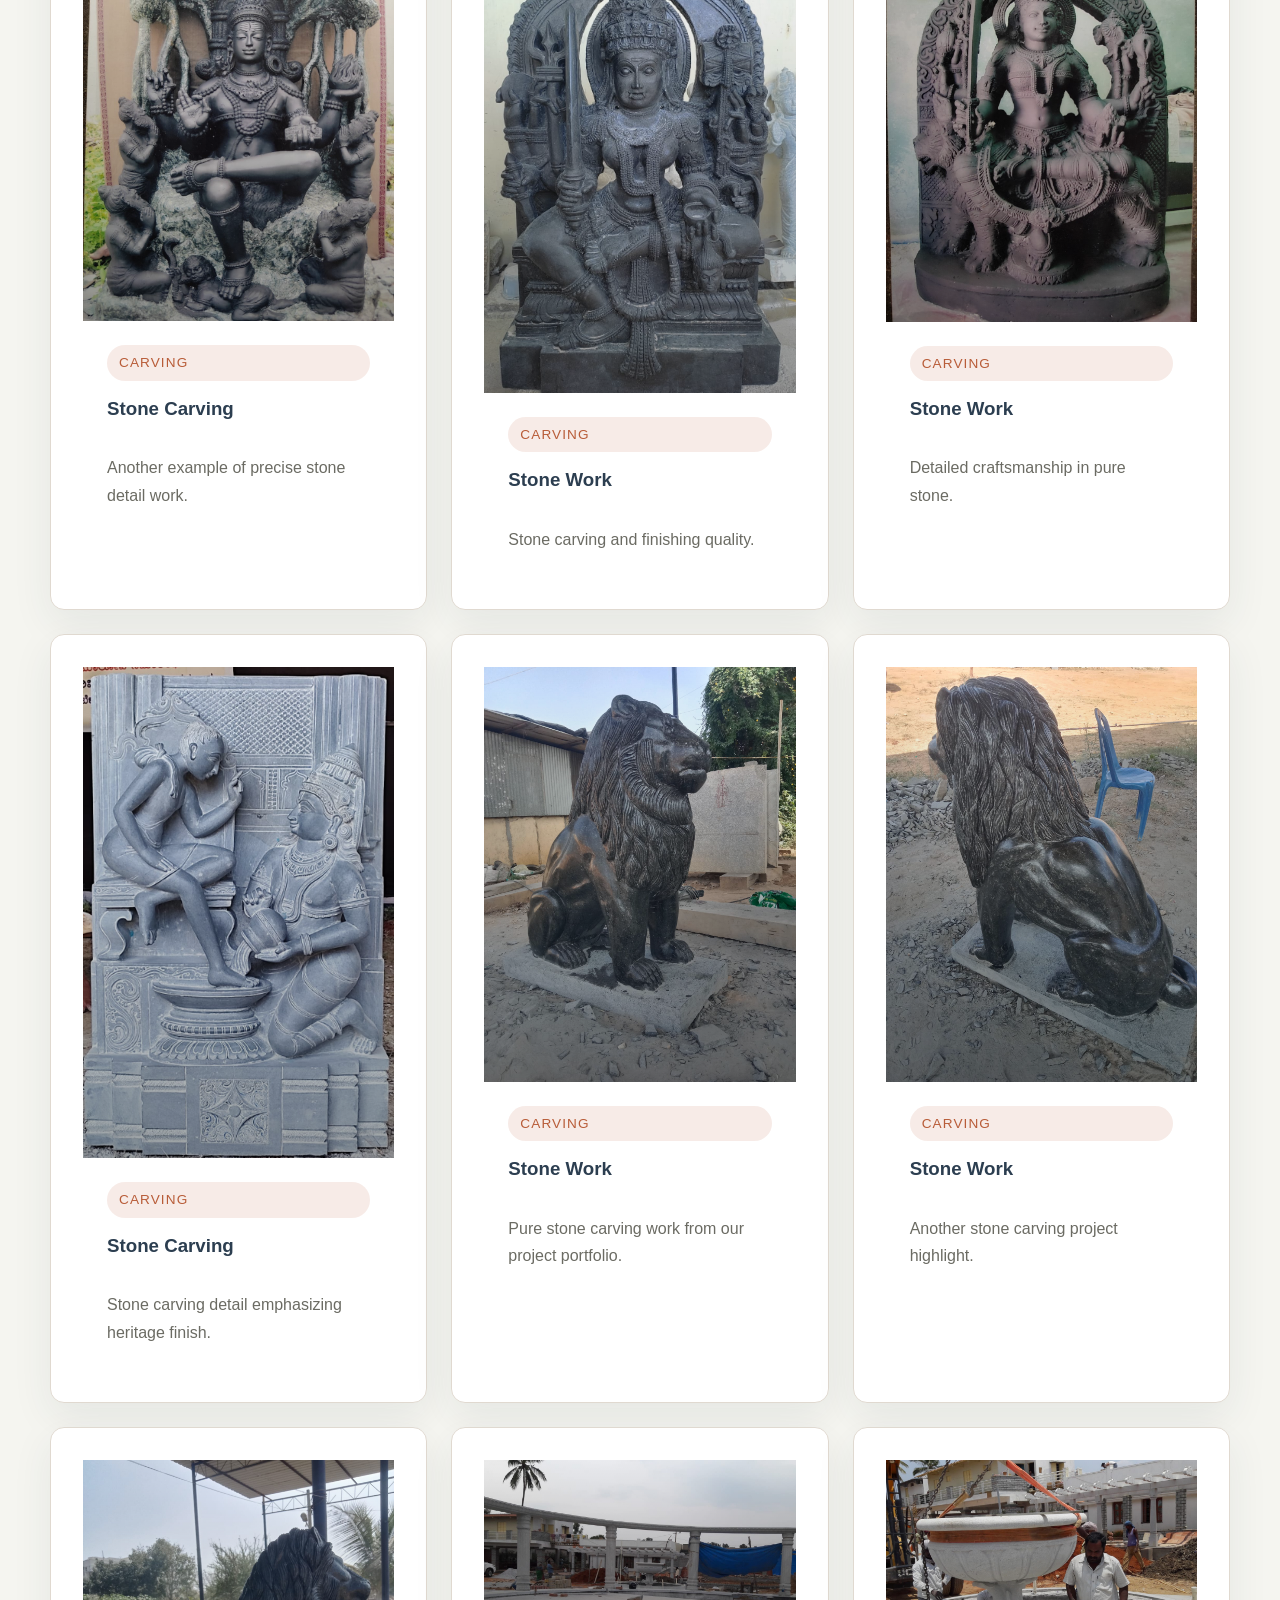
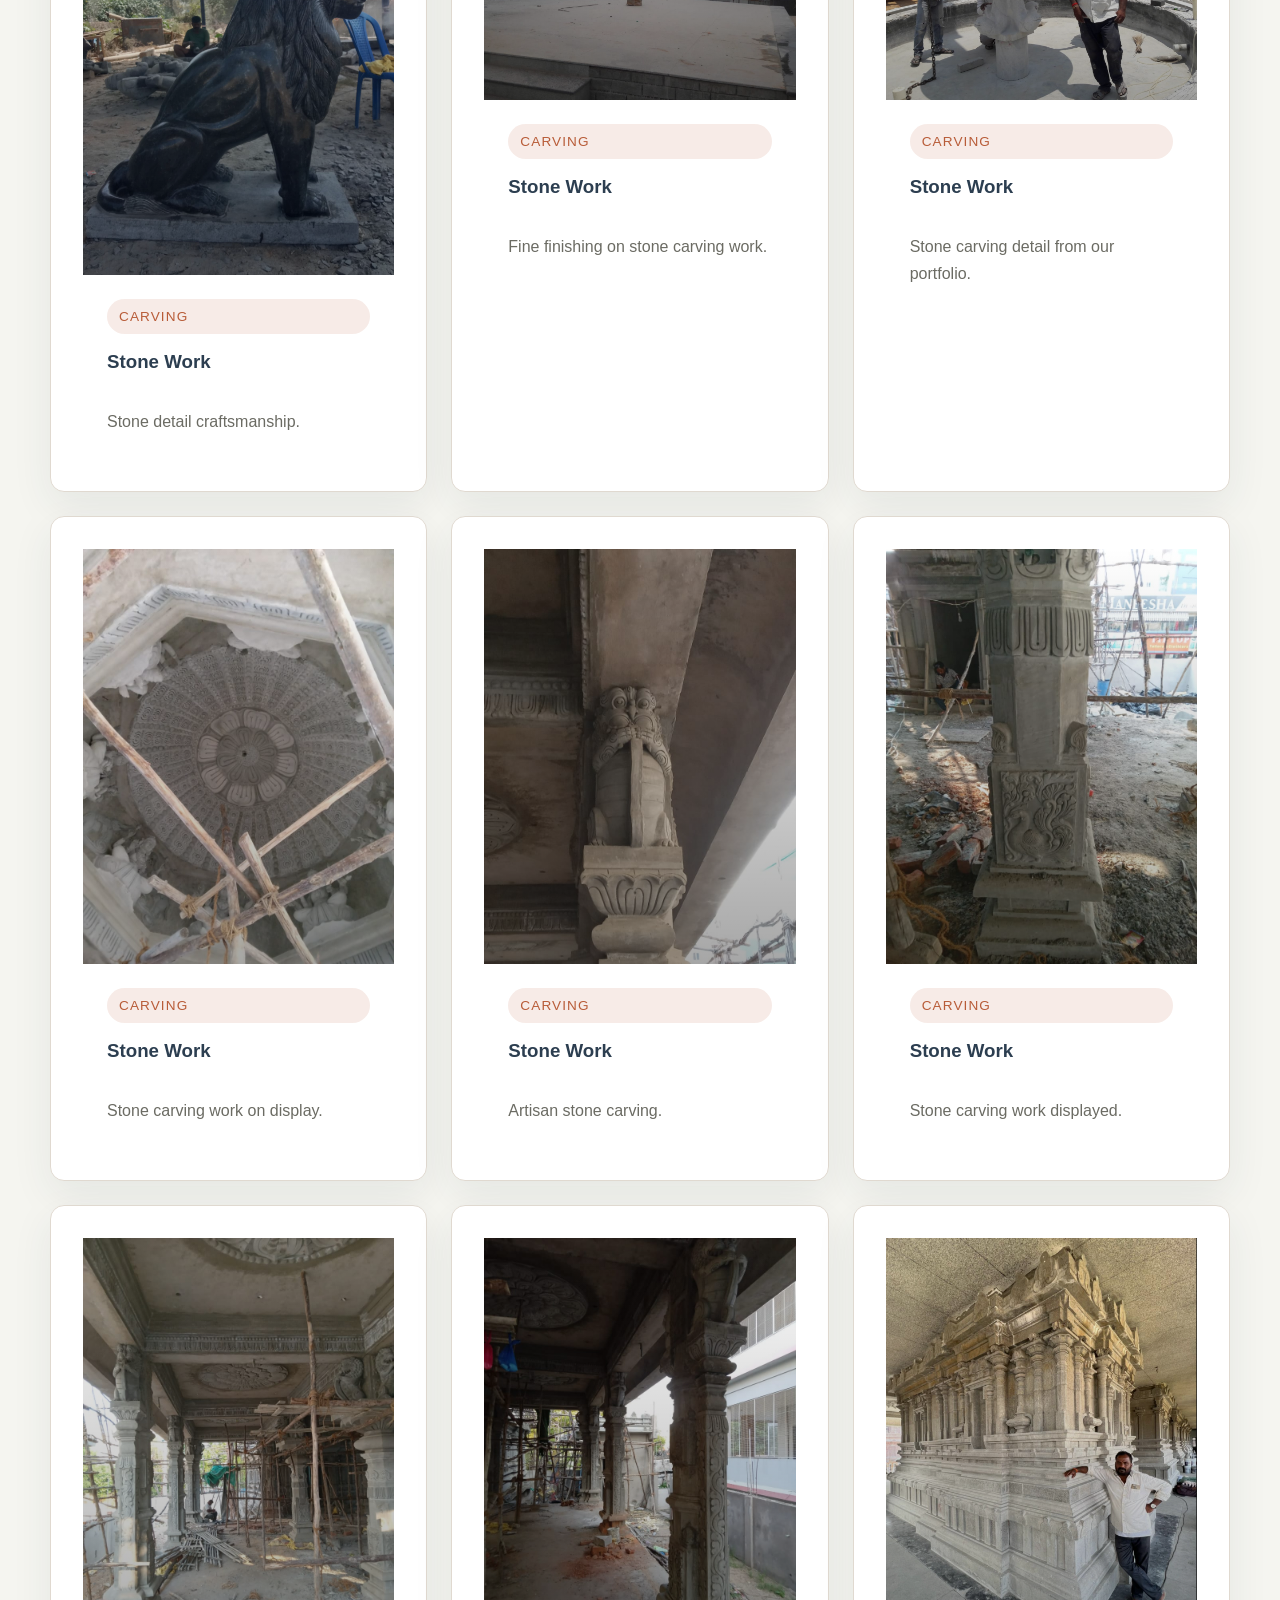
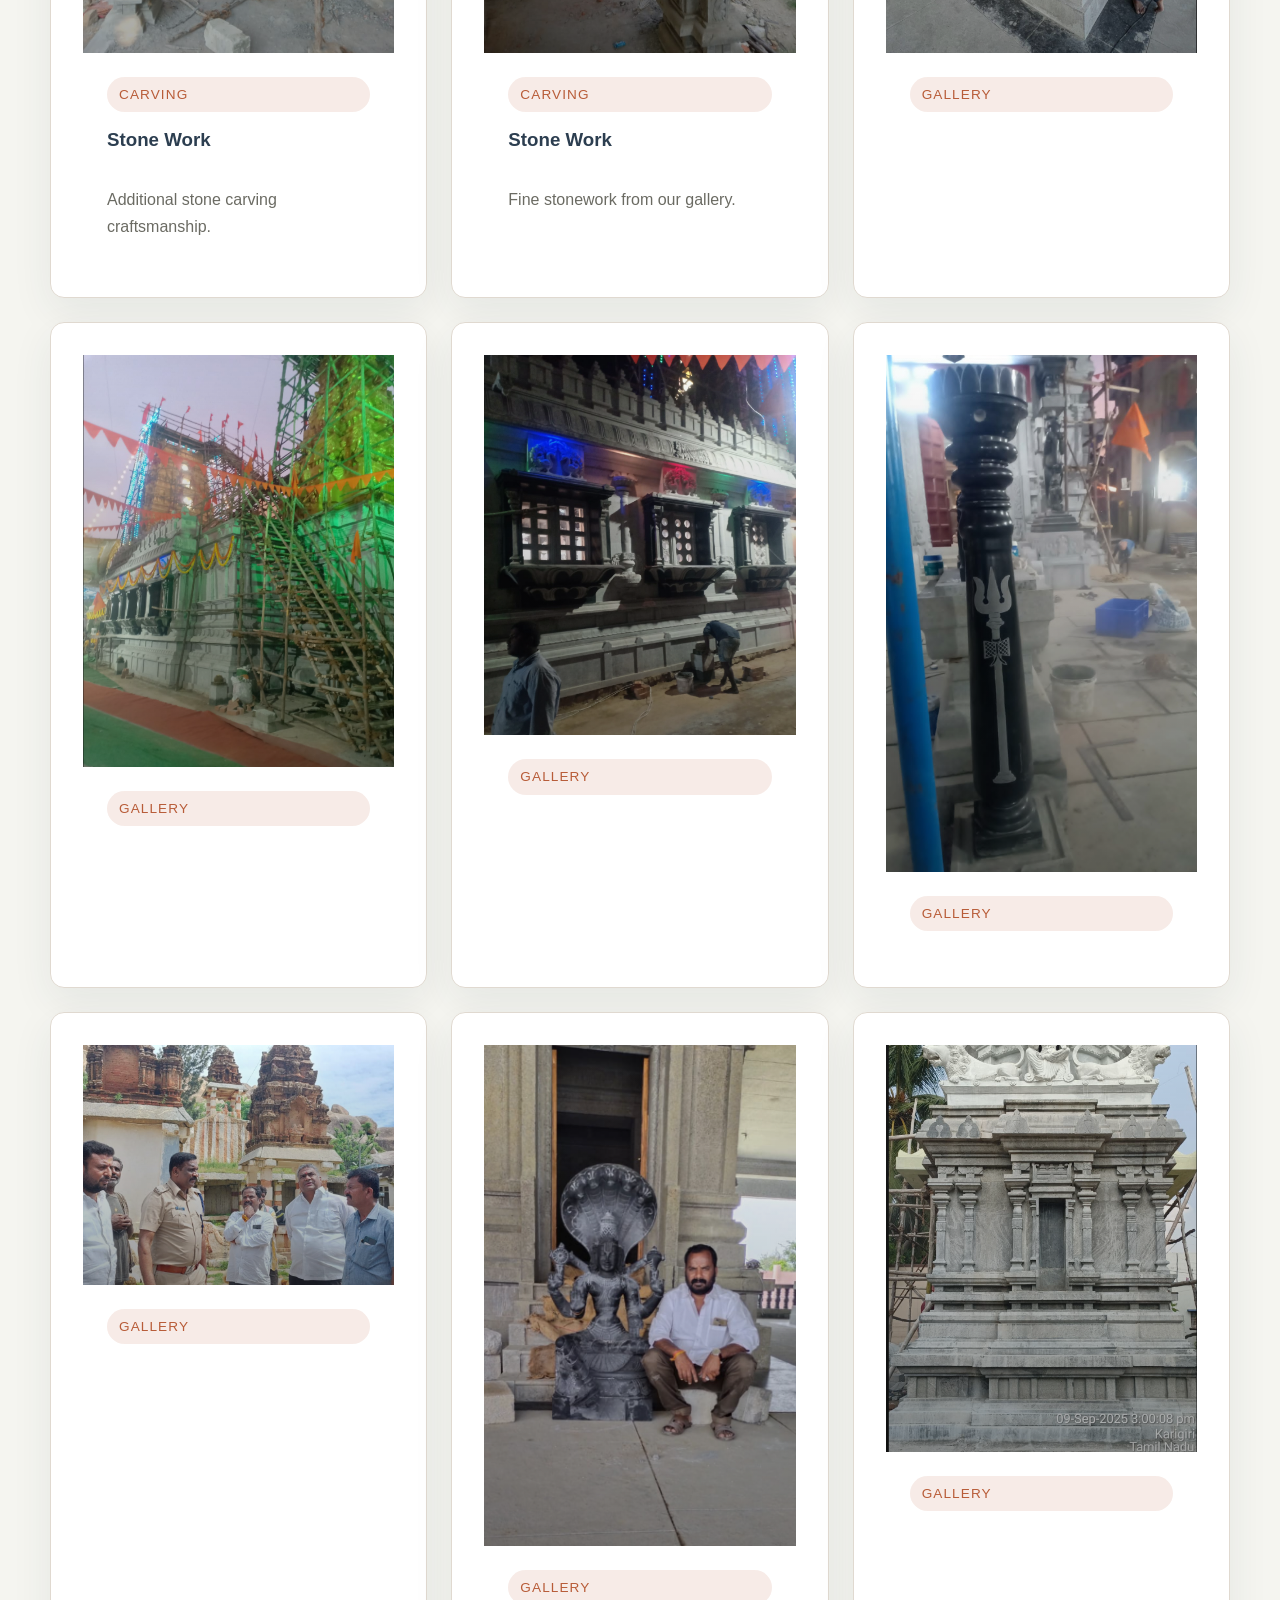
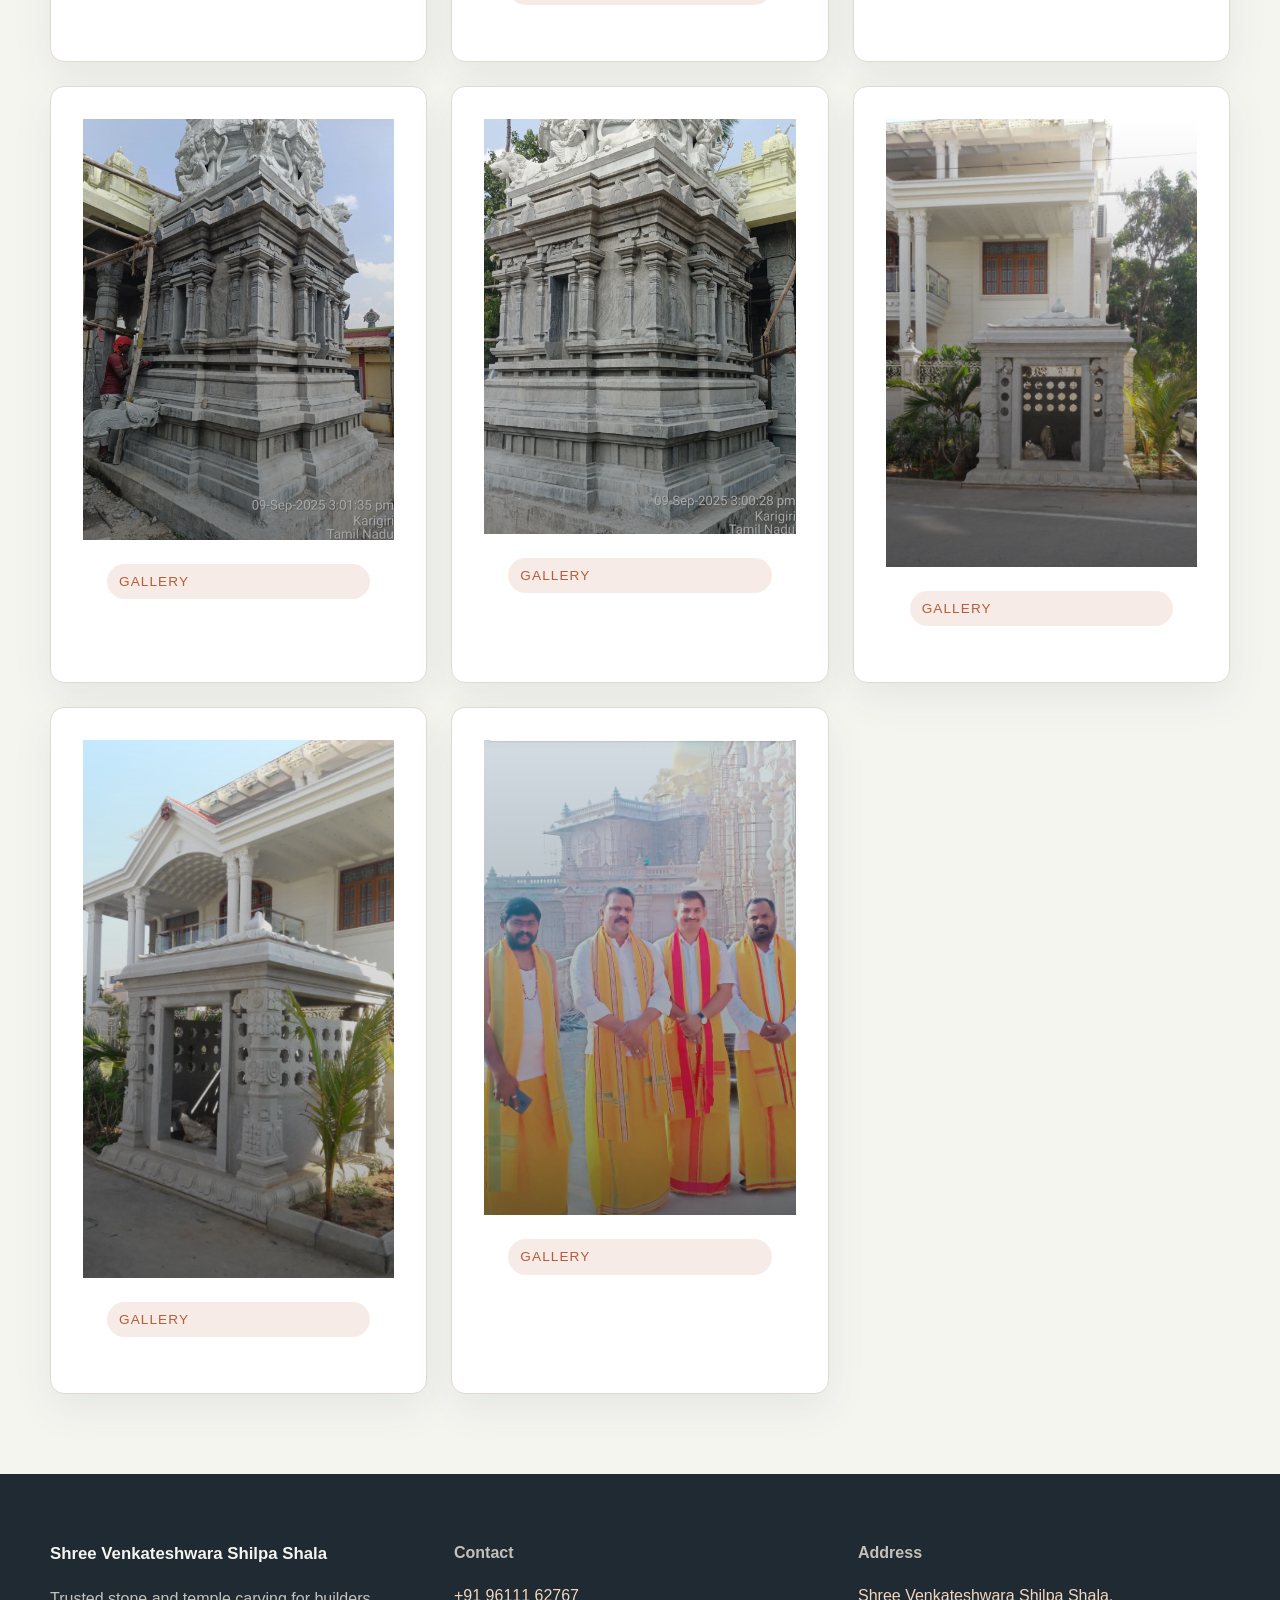
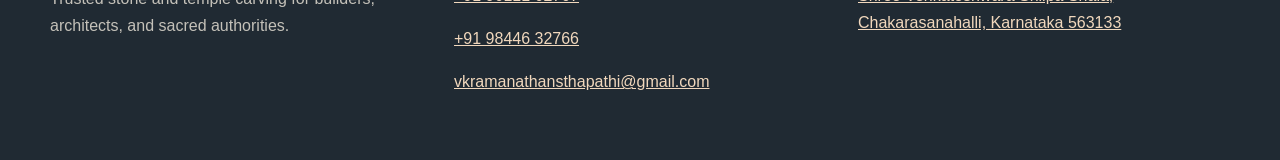
<file: gallery.html>
<!DOCTYPE html>
<html lang="en">
<head>
  <meta charset="UTF-8">
  <meta name="viewport" content="width=device-width, initial-scale=1.0">
  <title>Gallery | Stone Carving Projects</title>
  <meta name="description" content="Explore our gallery of temple carvings, architectural stonework and sculptural installations delivered with craftsmanship and precision.">
  <link rel="stylesheet" href="styles.css">
</head>
<body>
  <header class="site-header">
    <div class="container header-inner">
      <a class="brand" href="index.html">Shree Venkateshwara Shilpa Shala</a>
      <nav class="site-nav">
        <a href="index.html">Home</a>
        <a href="about.html">About</a>
        <a href="gallery.html">Gallery</a>
        <a href="services.html">Services</a>
        <a href="materials.html">Materials</a>
        <a href="achievements.html">Achievements</a>
        <a href="contact.html">Contact</a>
      </nav>
      <div class="nav-actions">
        <a class="button button-primary" href="contact.html">Contact Us</a>
        <button class="burger" id="burgerButton" aria-label="Open menu">☰</button>
      </div>
    </div>
  </header>

  <main>
    <section class="hero hero-landing">
      <div class="hero-content">
        <span class="eyebrow">Our Work</span>
        <h1>Signature Stone Projects</h1>
        <p>Browse carefully chosen gallery projects that showcase our temple restorations, custom sculptures, and architectural stone installations.</p>
      </div>
    </section>

    <section class="container fade-up" style="padding: 80px 0;">
      <div class="section-heading">
        <h2>Featured Temple Projects</h2>
        <p>Major temple commissions completed with pure stone carving and sacred detail.</p>
      </div>
      <div class="portfolio-grid">
        <article class="project-card">
          <div class="project-image"><img src="assets/Temple-1-0.jpg" alt="Sri Ramanuja Sahasrabdi Hyderabad temple stone carving"></div>
          <div class="project-card-body">
            <span class="tag">Temple</span>
            <h3>Sri Ramanuja Sahasrabdi, Hyderabad</h3>
            <p>Major temple commission delivered under HH Sri Tridandi Chinna Jeeyar Swamiji, featuring pure stone carving and sacred architectural detail. <a class="project-link" href="https://statueofequality.org/" target="_blank" rel="noreferrer">See project website</a>.</p>
          </div>
        </article>
        <article class="project-card">
          <div class="project-image"><img src="assets/Temple-2-1.jpeg" alt="Shri Muthyalamma Devi Temple stone carving project"></div>
          <div class="project-card-body">
            <span class="tag">Temple</span>
            <h3>Shri Muthyalamma Devi Temple</h3>
            <p>First view of the Indiranagar temple work, showing the purity of stone idol carving and temple finishing. <a class="project-link" href="https://www.justdial.com/Bangalore/Sri-Muthyalamma-Devi-And-Sri-Sathyamma-Devi-Temple-Indiranagar/080PXX80-XX80-200925222819-Z9M2_BZDET" target="_blank" rel="noreferrer">See temple details</a>.</p>
          </div>
        </article>
        <article class="project-card">
          <div class="project-image"><img src="assets/Temple-2-2.jpeg" alt="Shri Muthyalamma Devi Temple carving detail"></div>
          <div class="project-card-body">
            <span class="tag">Temple</span>
            <h3>Muthyalamma Temple Detail</h3>
            <p>Detailed stone carving and idol presentation from the Indiranagar temple project.</p>
          </div>
        </article>
        <article class="project-card">
          <div class="project-image"><img src="assets/Temple-2-3.jpeg" alt="Shri Muthyalamma Devi Temple pure stone sculpture"></div>
          <div class="project-card-body">
            <span class="tag">Temple</span>
            <h3>Muthyalamma Temple Sculpture</h3>
            <p>Additional sacred stone work from the second major project, highlighting artisan artistry in temple sculpture.</p>
          </div>
        </article>
      </div>
    </section>

    <section class="container fade-up" style="padding: 40px 0 80px;">
      <div class="section-heading">
        <h2>Other Stone Carving Work</h2>
        <p>Additional smaller carvings, idol work and stone finishes from our recent projects.</p>
      </div>
      <div class="portfolio-grid">
        <article class="project-card"><div class="project-image"><img src="assets/WhatsApp Image 2026-05-21 at 9.11.40 PM.jpeg" alt="Stone carving work"></div><div class="project-card-body"><span class="tag">Carving</span><h3>Stone Work</h3><p>Fine stone carving work.</p></div></article>
        <article class="project-card"><div class="project-image"><img src="assets/WhatsApp Image 2026-05-21 at 9.12.23 PM.jpeg" alt="Stone idol carving"></div><div class="project-card-body"><span class="tag">Idol</span><h3>Idol Carving</h3><p>Pure stone idol detail captured in our workshop.</p></div></article>
        <article class="project-card"><div class="project-image"><img src="assets/WhatsApp Image 2026-05-21 at 9.12.23 PM (1).jpeg" alt="Temple stone carving"></div><div class="project-card-body"><span class="tag">Temple</span><h3>Stone Carving</h3><p>Another stone carving project highlighting craftsmanship.</p></div></article>
        <article class="project-card"><div class="project-image"><img src="assets/WhatsApp Image 2026-05-21 at 9.12.51 PM.jpeg" alt="Temple stone carving"></div><div class="project-card-body"><span class="tag">Carving</span><h3>Stone Carving</h3><p>Fine stone finish work from our portfolio.</p></div></article>
        <article class="project-card"><div class="project-image"><img src="assets/WhatsApp Image 2026-05-21 at 9.12.51 PM (1).jpeg" alt="Stone idol project"></div><div class="project-card-body"><span class="tag">Idol</span><h3>Idol Sculpture</h3><p>Stone idol work from our recent carvings.</p></div></article>
        <article class="project-card"><div class="project-image"><img src="assets/WhatsApp Image 2026-05-21 at 9.12.51 PM (2).jpeg" alt="Stone carving work"></div><div class="project-card-body"><span class="tag">Carving</span><h3>Artisan Stonework</h3><p>Detailed stone carving for smaller scale projects.</p></div></article>
        <article class="project-card"><div class="project-image"><img src="assets/WhatsApp Image 2026-05-21 at 9.12.51 PM (3).jpeg" alt="Stone carving work"></div><div class="project-card-body"><span class="tag">Carving</span><h3>Stone Carving</h3><p>Another example of precise stone detail work.</p></div></article>
        <article class="project-card"><div class="project-image"><img src="assets/WhatsApp Image 2026-05-21 at 9.12.52 PM.jpeg" alt="Stone carving work"></div><div class="project-card-body"><span class="tag">Carving</span><h3>Stone Work</h3><p>Stone carving and finishing quality.</p></div></article>
        <article class="project-card"><div class="project-image"><img src="assets/WhatsApp Image 2026-05-21 at 9.12.52 PM (1).jpeg" alt="Stone carving work"></div><div class="project-card-body"><span class="tag">Carving</span><h3>Stone Work</h3><p>Detailed craftsmanship in pure stone.</p></div></article>
        <article class="project-card"><div class="project-image"><img src="assets/WhatsApp Image 2026-05-21 at 9.12.52 PM (2).jpeg" alt="Stone carving work"></div><div class="project-card-body"><span class="tag">Carving</span><h3>Stone Carving</h3><p>Stone carving detail emphasizing heritage finish.</p></div></article>
        <article class="project-card"><div class="project-image"><img src="assets/WhatsApp Image 2026-05-21 at 9.13.14 PM.jpeg" alt="Stone carving work"></div><div class="project-card-body"><span class="tag">Carving</span><h3>Stone Work</h3><p>Pure stone carving work from our project portfolio.</p></div></article>
        <article class="project-card"><div class="project-image"><img src="assets/WhatsApp Image 2026-05-21 at 9.13.14 PM (1).jpeg" alt="Stone carving work"></div><div class="project-card-body"><span class="tag">Carving</span><h3>Stone Work</h3><p>Another stone carving project highlight.</p></div></article>
        <article class="project-card"><div class="project-image"><img src="assets/WhatsApp Image 2026-05-21 at 9.13.14 PM (2).jpeg" alt="Stone carving work"></div><div class="project-card-body"><span class="tag">Carving</span><h3>Stone Work</h3><p>Stone detail craftsmanship.</p></div></article>
        <article class="project-card"><div class="project-image"><img src="assets/WhatsApp Image 2026-05-21 at 9.13.36 PM.jpeg" alt="Stone carving work"></div><div class="project-card-body"><span class="tag">Carving</span><h3>Stone Work</h3><p>Fine finishing on stone carving work.</p></div></article>
        <article class="project-card"><div class="project-image"><img src="assets/WhatsApp Image 2026-05-21 at 9.13.36 PM (1).jpeg" alt="Stone carving work"></div><div class="project-card-body"><span class="tag">Carving</span><h3>Stone Work</h3><p>Stone carving detail from our portfolio.</p></div></article>
        <article class="project-card"><div class="project-image"><img src="assets/WhatsApp Image 2026-05-21 at 9.14.18 PM.jpeg" alt="Stone carving work"></div><div class="project-card-body"><span class="tag">Carving</span><h3>Stone Work</h3><p>Stone carving work on display.</p></div></article>
        <article class="project-card"><div class="project-image"><img src="assets/WhatsApp Image 2026-05-21 at 9.14.18 PM (1).jpeg" alt="Stone carving work"></div><div class="project-card-body"><span class="tag">Carving</span><h3>Stone Work</h3><p>Artisan stone carving.</p></div></article>
        <article class="project-card"><div class="project-image"><img src="assets/WhatsApp Image 2026-05-21 at 9.14.18 PM (2).jpeg" alt="Stone carving work"></div><div class="project-card-body"><span class="tag">Carving</span><h3>Stone Work</h3><p>Stone carving work displayed.</p></div></article>
        <article class="project-card"><div class="project-image"><img src="assets/WhatsApp Image 2026-05-21 at 9.14.18 PM (3).jpeg" alt="Stone carving work"></div><div class="project-card-body"><span class="tag">Carving</span><h3>Stone Work</h3><p>Additional stone carving craftsmanship.</p></div></article>
        <article class="project-card"><div class="project-image"><img src="assets/WhatsApp Image 2026-05-21 at 9.14.18 PM (4).jpeg" alt="Stone carving work"></div><div class="project-card-body"><span class="tag">Carving</span><h3>Stone Work</h3><p>Fine stonework from our gallery.</p></div></article>
        <article class="project-card"><div class="project-image"><img src="assets/Screenshot 2026-05-21 223315.png" alt="Gallery screenshot"></div><div class="project-card-body"><span class="tag">Gallery</span></div></article>
        <article class="project-card"><div class="project-image"><img src="assets/Screenshot 2026-05-21 223328.png" alt="Gallery screenshot"></div><div class="project-card-body"><span class="tag">Gallery</span></div></article>
        <article class="project-card"><div class="project-image"><img src="assets/Screenshot 2026-05-21 223342.png" alt="Gallery screenshot"></div><div class="project-card-body"><span class="tag">Gallery</span></div></article>
        <article class="project-card"><div class="project-image"><img src="assets/Screenshot 2026-05-21 223357.png" alt="Gallery screenshot"></div><div class="project-card-body"><span class="tag">Gallery</span></div></article>
        <article class="project-card"><div class="project-image"><img src="assets/Screenshot 2026-05-21 223414.png" alt="Gallery screenshot"></div><div class="project-card-body"><span class="tag">Gallery</span></div></article>
        <article class="project-card"><div class="project-image"><img src="assets/Screenshot 2026-05-21 223423.png" alt="Gallery screenshot"></div><div class="project-card-body"><span class="tag">Gallery</span></div></article>
        <article class="project-card"><div class="project-image"><img src="assets/Screenshot 2026-05-21 223535.png" alt="Gallery screenshot"></div><div class="project-card-body"><span class="tag">Gallery</span></div></article>
        <article class="project-card"><div class="project-image"><img src="assets/Screenshot 2026-05-21 223559.png" alt="Gallery screenshot"></div><div class="project-card-body"><span class="tag">Gallery</span></div></article>
        <article class="project-card"><div class="project-image"><img src="assets/Screenshot 2026-05-21 223658.png" alt="Gallery screenshot"></div><div class="project-card-body"><span class="tag">Gallery</span></div></article>
        <article class="project-card"><div class="project-image"><img src="assets/Screenshot 2026-05-21 223745.png" alt="Gallery screenshot"></div><div class="project-card-body"><span class="tag">Gallery</span></div></article>
        <article class="project-card"><div class="project-image"><img src="assets/Screenshot 2026-05-21 223802.png" alt="Gallery screenshot"></div><div class="project-card-body"><span class="tag">Gallery</span></div></article>
        <article class="project-card"><div class="project-image"><img src="assets/Screenshot 2026-05-21 223850.png" alt="Gallery screenshot"></div><div class="project-card-body"><span class="tag">Gallery</span></div></article>
      </div>
    </section>
  </main>

  <footer class="site-footer">
    <div class="container footer-grid">
      <div>
        <p class="footer-brand">Shree Venkateshwara Shilpa Shala</p>
        <p>Trusted stone and temple carving for builders, architects, and sacred authorities.</p>
      </div>
      <div>
        <p><strong>Contact</strong></p>
        <p><a href="tel:+919611162767">+91 96111 62767</a></p>
        <p><a href="tel:+919844632766">+91 98446 32766</a></p>
        <p><a href="mailto:vkramanathansthapathi@gmail.com" class="mailto-link">vkramanathansthapathi@gmail.com</a></p>
      </div>
      <div>
        <p><strong>Address</strong></p>
        <p><a href="https://www.google.com/maps/search/?api=1&query=Shree+Venkateshwara+Shilpa+Shala,+Chakarasanahalli,+Karnataka+563133" target="_blank" rel="noreferrer">Shree Venkateshwara Shilpa Shala, Chakarasanahalli, Karnataka 563133</a></p>
      </div>
    </div>
  </footer>
  <div class="mobile-menu" id="mobileMenu">
    <nav class="mobile-nav">
      <a href="index.html">Home</a>
      <a href="about.html">About</a>
      <a href="gallery.html">Gallery</a>
      <a href="services.html">Services</a>
      <a href="materials.html">Materials</a>
      <a href="achievements.html">Achievements</a>
      <a href="contact.html">Contact</a>
    </nav>
  </div>
  <script src="script.js"></script>
</body>
</html>
</file>
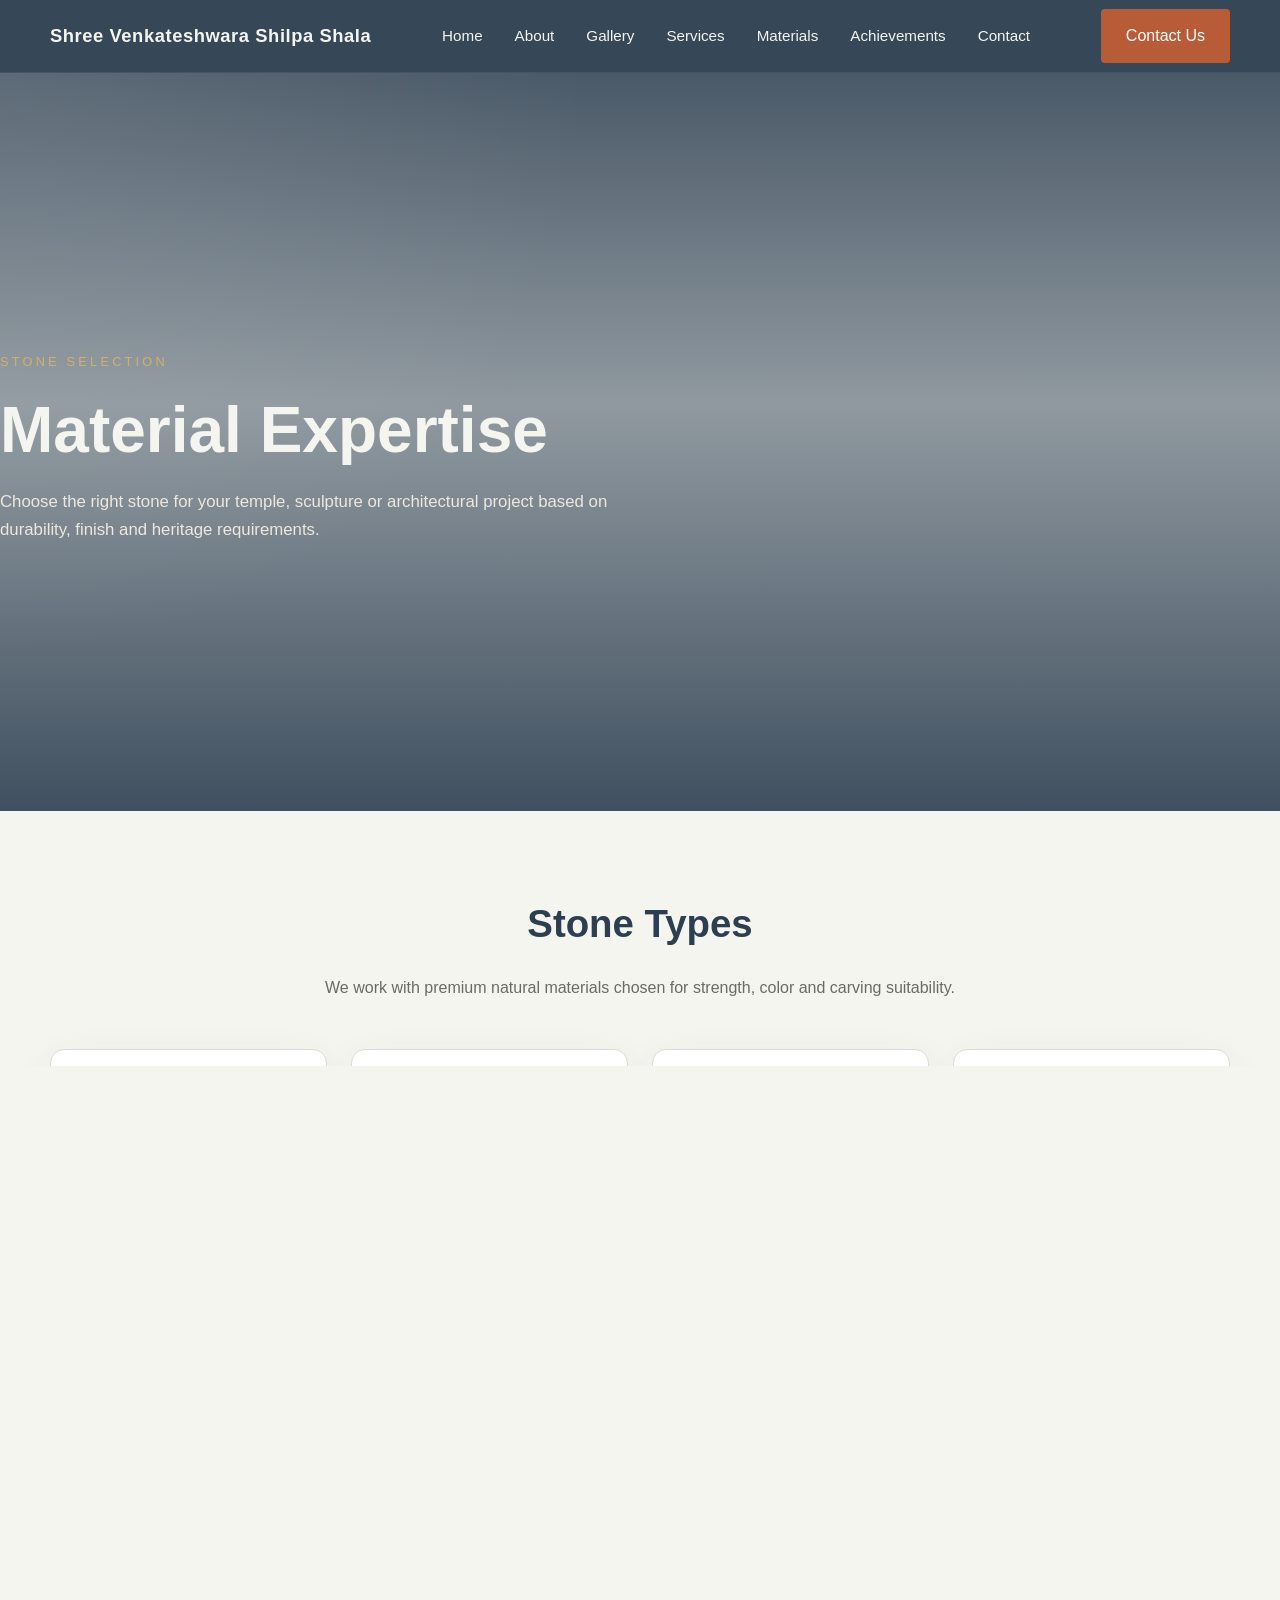
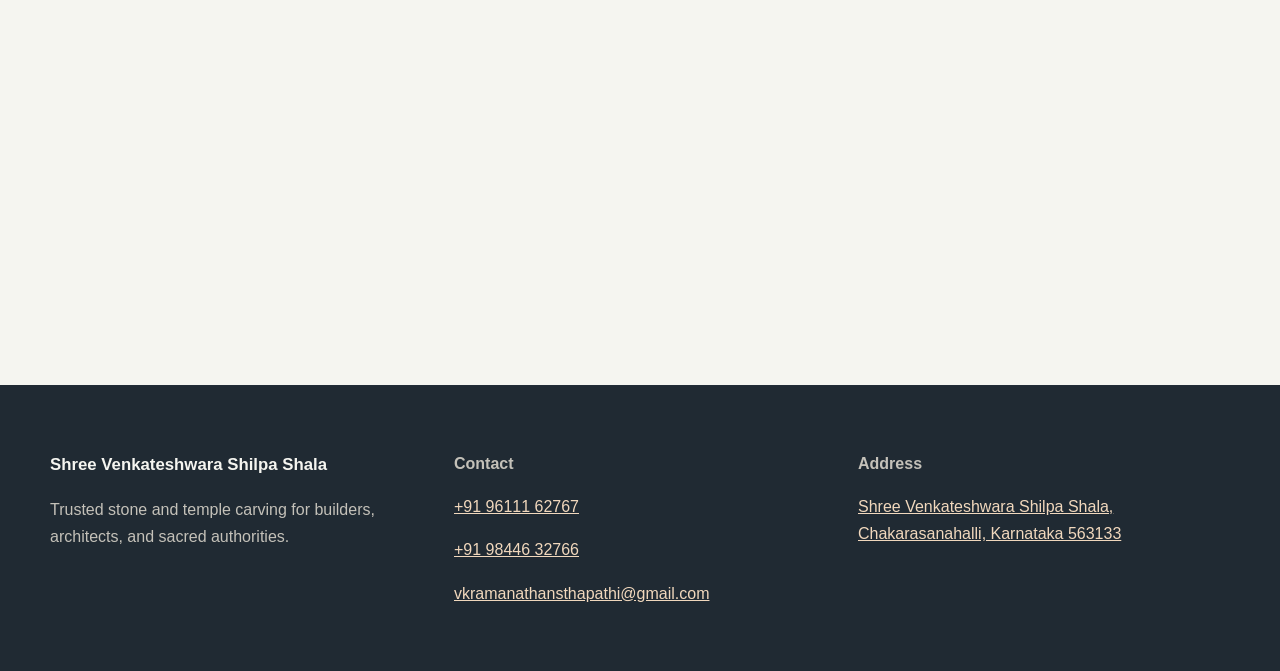
<file: materials.html>
<!DOCTYPE html>
<html lang="en">
<head>
  <meta charset="UTF-8">
  <meta name="viewport" content="width=device-width, initial-scale=1.0">
  <title>Materials | Stone Types & Selection</title>
  <meta name="description" content="Discover our stone material expertise: granite, marble, sandstone and limestone for temples, sculptures and architectural projects.">
  <link rel="stylesheet" href="styles.css">
</head>
<body>
  <header class="site-header">
    <div class="container header-inner">
      <a class="brand" href="index.html">Shree Venkateshwara Shilpa Shala</a>
      <nav class="site-nav">
        <a href="index.html">Home</a>
        <a href="about.html">About</a>
        <a href="gallery.html">Gallery</a>
        <a href="services.html">Services</a>
        <a href="materials.html">Materials</a>
        <a href="achievements.html">Achievements</a>
        <a href="contact.html">Contact</a>
      </nav>
      <div class="nav-actions">
        <a class="button button-primary" href="contact.html">Contact Us</a>
        <button class="burger" id="burgerButton" aria-label="Open menu">☰</button>
      </div>
    </div>
  </header>

  <main>
    <section class="hero hero-landing">
      <div class="hero-content">
        <span class="eyebrow">Stone Selection</span>
        <h1>Material Expertise</h1>
        <p>Choose the right stone for your temple, sculpture or architectural project based on durability, finish and heritage requirements.</p>
      </div>
    </section>

    <section class="container fade-up" style="padding: 80px 0;">
      <div class="section-heading">
        <h2>Stone Types</h2>
        <p>We work with premium natural materials chosen for strength, color and carving suitability.</p>
      </div>
      <div class="feature-grid">
        <article class="feature-card">
          <h3>Granite</h3>
          <p>Durable, weather-resistant and ideal for temple pillars, exterior cladding, and heavy structural carvings.</p>
          <ul>
            <li>Hardness: Very high</li>
            <li>Best use: Temples, façades, sculptures</li>
            <li>Color range: Dark grey, black, red</li>
          </ul>
        </article>
        <article class="feature-card">
          <h3>Marble</h3>
          <p>Elegant, refined and excellent for deity sculptures, interior elements and polished architectural features.</p>
          <ul>
            <li>Hardness: Medium</li>
            <li>Best use: Sculptures, halls, altars</li>
            <li>Color range: White, cream, veined</li>
          </ul>
        </article>
        <article class="feature-card">
          <h3>Sandstone</h3>
          <p>Warm, natural texture with strong cultural appeal for heritage projects and ornamental stonework.</p>
          <ul>
            <li>Hardness: Medium</li>
            <li>Best use: Carving details, facades, pathways</li>
            <li>Color range: Beige, warm brown</li>
          </ul>
        </article>
        <article class="feature-card">
          <h3>Limestone</h3>
          <p>Soft and workable for detailed relief work, interior installations and decorative stone panels.</p>
          <ul>
            <li>Hardness: Medium-low</li>
            <li>Best use: Ornamental carving, interior details</li>
            <li>Color range: Cream, light grey</li>
          </ul>
        </article>
      </div>
    </section>

    <section class="container fade-up" style="padding: 0 0 80px;">
      <div class="section-heading">
        <h2>Material Guidance</h2>
        <p>We help you match stone properties to the design, weather exposure, and cultural expectations of your project.</p>
      </div>
      <div class="grid-2">
        <div class="preview-card">
          <h3>Carving Difficulty</h3>
          <p>We select stones that balance workability and lasting durability, with expert assessment for each project use.</p>
        </div>
        <div class="preview-card">
          <h3>Maintenance & Durability</h3>
          <p>Our recommendations include finish, maintenance plans and long-term preservation strategies for heritage stonework.</p>
        </div>
      </div>
    </section>
  </main>

  <footer class="site-footer">
    <div class="container footer-grid">
      <div>
        <p class="footer-brand">Shree Venkateshwara Shilpa Shala</p>
        <p>Trusted stone and temple carving for builders, architects, and sacred authorities.</p>
      </div>
      <div>
        <p><strong>Contact</strong></p>
        <p><a href="tel:+919611162767">+91 96111 62767</a></p>
        <p><a href="tel:+919844632766">+91 98446 32766</a></p>
        <p><a href="mailto:vkramanathansthapathi@gmail.com" class="mailto-link">vkramanathansthapathi@gmail.com</a></p>
      </div>
      <div>
        <p><strong>Address</strong></p>
        <p><a href="https://www.google.com/maps/search/?api=1&query=Shree+Venkateshwara+Shilpa+Shala,+Chakarasanahalli,+Karnataka+563133" target="_blank" rel="noreferrer">Shree Venkateshwara Shilpa Shala, Chakarasanahalli, Karnataka 563133</a></p>
      </div>
    </div>
  </footer>
  <div class="mobile-menu" id="mobileMenu">
    <nav class="mobile-nav">
      <a href="index.html">Home</a>
      <a href="about.html">About</a>
      <a href="gallery.html">Gallery</a>
      <a href="services.html">Services</a>
      <a href="materials.html">Materials</a>
      <a href="achievements.html">Achievements</a>
      <a href="contact.html">Contact</a>
    </nav>
  </div>
  <script src="script.js"></script>
</body>
</html>
</file>
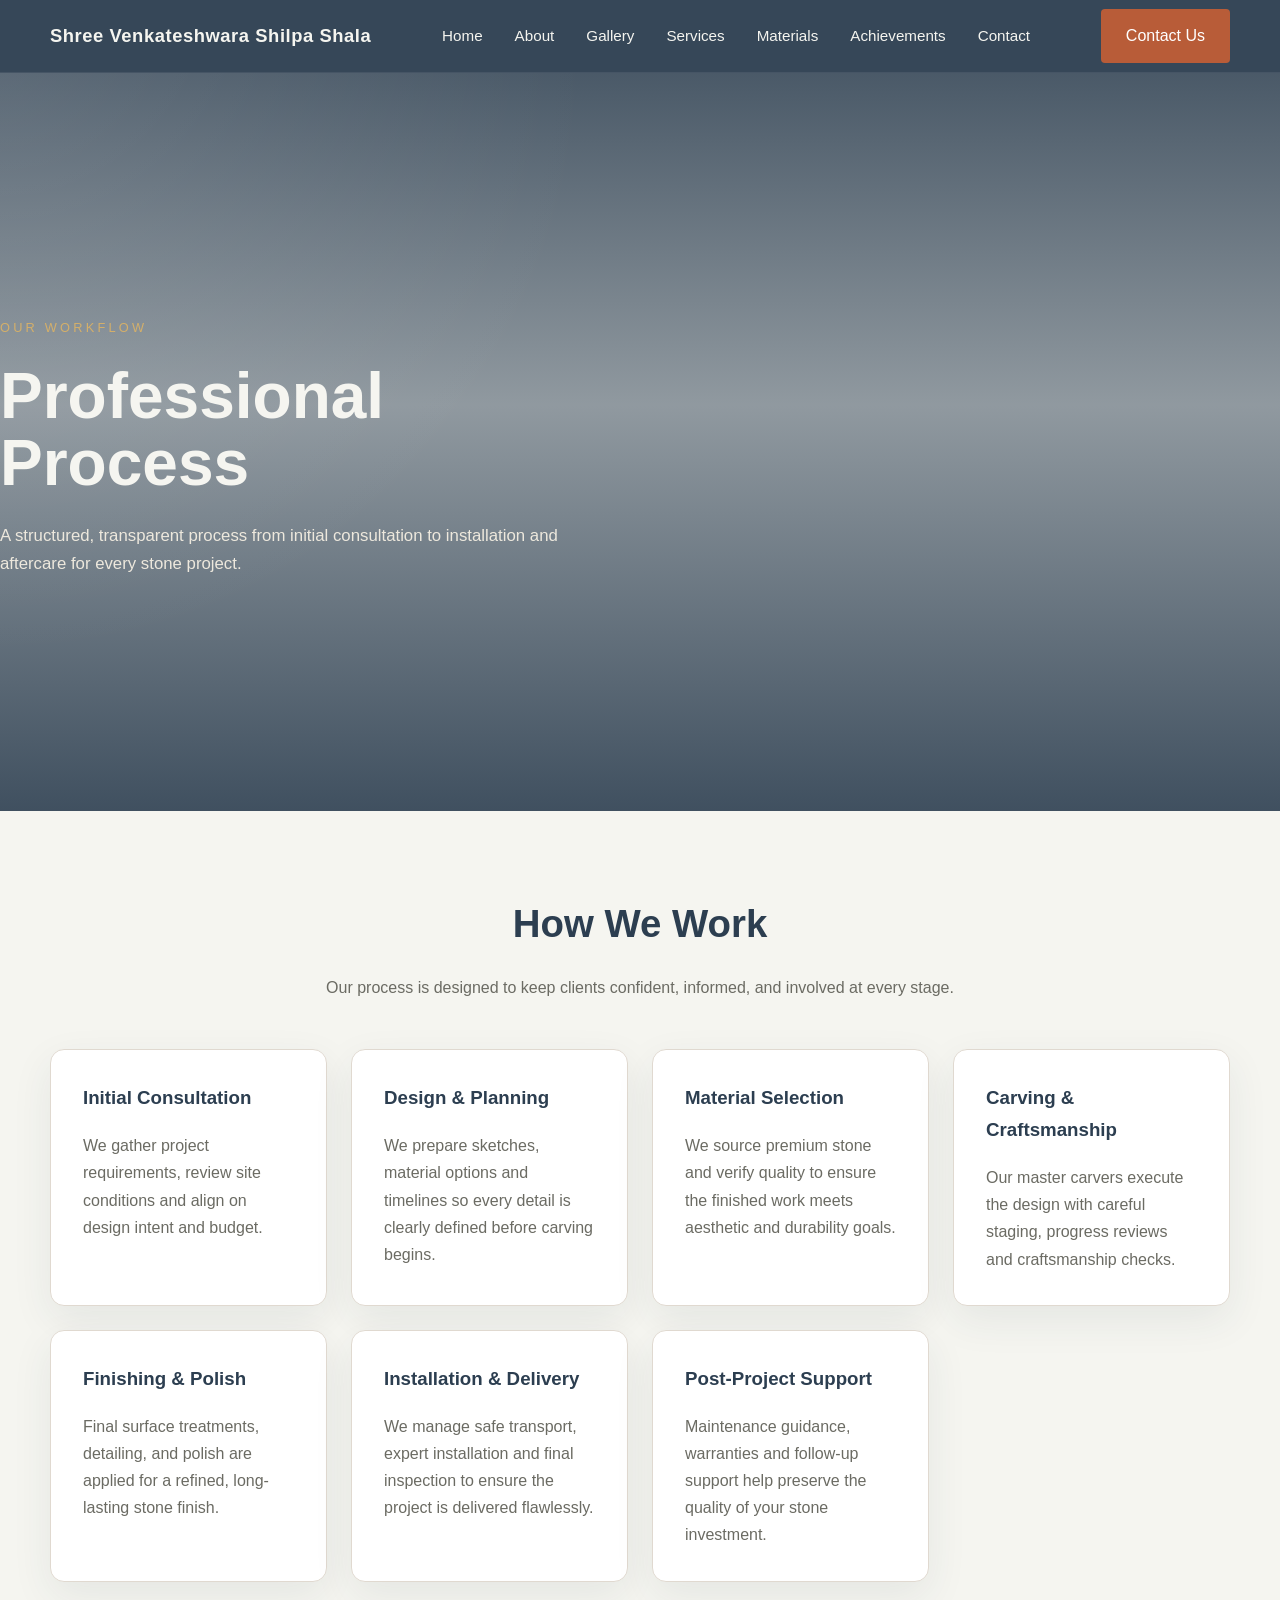
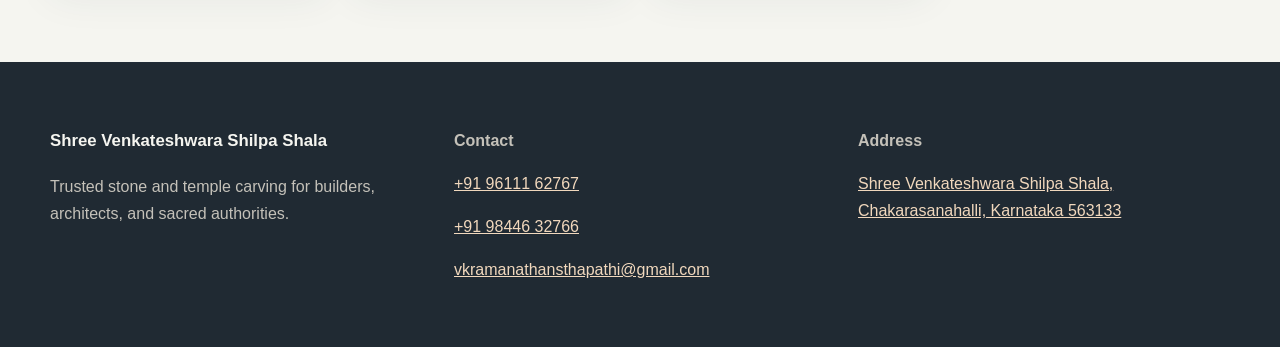
<file: process.html>
<!DOCTYPE html>
<html lang="en">
<head>
  <meta charset="UTF-8">
  <meta name="viewport" content="width=device-width, initial-scale=1.0">
  <title>Our Process | Stone Carving Workflow</title>
  <meta name="description" content="Learn our professional stone carving process from consultation and design to installation and post-project support.">
  <link rel="stylesheet" href="styles.css">
</head>
<body>
  <header class="site-header">
    <div class="container header-inner">
      <a class="brand" href="index.html">Shree Venkateshwara Shilpa Shala</a>
      <nav class="site-nav">
        <a href="index.html">Home</a>
        <a href="about.html">About</a>
        <a href="gallery.html">Gallery</a>
        <a href="services.html">Services</a>
        <a href="materials.html">Materials</a>
        <a href="achievements.html">Achievements</a>
        <a href="contact.html">Contact</a>
      </nav>
      <div class="nav-actions">
        <a class="button button-primary" href="contact.html">Contact Us</a>
        <button class="burger" id="burgerButton" aria-label="Open menu">☰</button>
      </div>
    </div>
  </header>

  <main>
    <section class="hero hero-landing">
      <div class="hero-content">
        <span class="eyebrow">Our Workflow</span>
        <h1>Professional Process</h1>
        <p>A structured, transparent process from initial consultation to installation and aftercare for every stone project.</p>
      </div>
    </section>

    <section class="container fade-up" style="padding: 80px 0;">
      <div class="section-heading">
        <h2>How We Work</h2>
        <p>Our process is designed to keep clients confident, informed, and involved at every stage.</p>
      </div>
      <div class="feature-grid">
        <article class="feature-card"><h3>Initial Consultation</h3><p>We gather project requirements, review site conditions and align on design intent and budget.</p></article>
        <article class="feature-card"><h3>Design & Planning</h3><p>We prepare sketches, material options and timelines so every detail is clearly defined before carving begins.</p></article>
        <article class="feature-card"><h3>Material Selection</h3><p>We source premium stone and verify quality to ensure the finished work meets aesthetic and durability goals.</p></article>
        <article class="feature-card"><h3>Carving & Craftsmanship</h3><p>Our master carvers execute the design with careful staging, progress reviews and craftsmanship checks.</p></article>
        <article class="feature-card"><h3>Finishing & Polish</h3><p>Final surface treatments, detailing, and polish are applied for a refined, long-lasting stone finish.</p></article>
        <article class="feature-card"><h3>Installation & Delivery</h3><p>We manage safe transport, expert installation and final inspection to ensure the project is delivered flawlessly.</p></article>
        <article class="feature-card"><h3>Post-Project Support</h3><p>Maintenance guidance, warranties and follow-up support help preserve the quality of your stone investment.</p></article>
      </div>
    </section>
  </main>

  <footer class="site-footer">
    <div class="container footer-grid">
      <div>
        <p class="footer-brand">Shree Venkateshwara Shilpa Shala</p>
        <p>Trusted stone and temple carving for builders, architects, and sacred authorities.</p>
      </div>
      <div>
        <p><strong>Contact</strong></p>
        <p><a href="tel:+919611162767">+91 96111 62767</a></p>
        <p><a href="tel:+919844632766">+91 98446 32766</a></p>
        <p><a href="mailto:vkramanathansthapathi@gmail.com" class="mailto-link">vkramanathansthapathi@gmail.com</a></p>
      </div>
      <div>
        <p><strong>Address</strong></p>
        <p><a href="https://www.google.com/maps/search/?api=1&query=Shree+Venkateshwara+Shilpa+Shala,+Chakarasanahalli,+Karnataka+563133" target="_blank" rel="noreferrer">Shree Venkateshwara Shilpa Shala, Chakarasanahalli, Karnataka 563133</a></p>
      </div>
    </div>
  </footer>
  <div class="mobile-menu" id="mobileMenu">
    <nav class="mobile-nav">
      <a href="index.html">Home</a>
      <a href="about.html">About</a>
      <a href="gallery.html">Gallery</a>
      <a href="services.html">Services</a>
      <a href="materials.html">Materials</a>
      <a href="achievements.html">Achievements</a>
      <a href="contact.html">Contact</a>
    </nav>
  </div>
  <script src="script.js"></script>
</body>
</html>
</file>
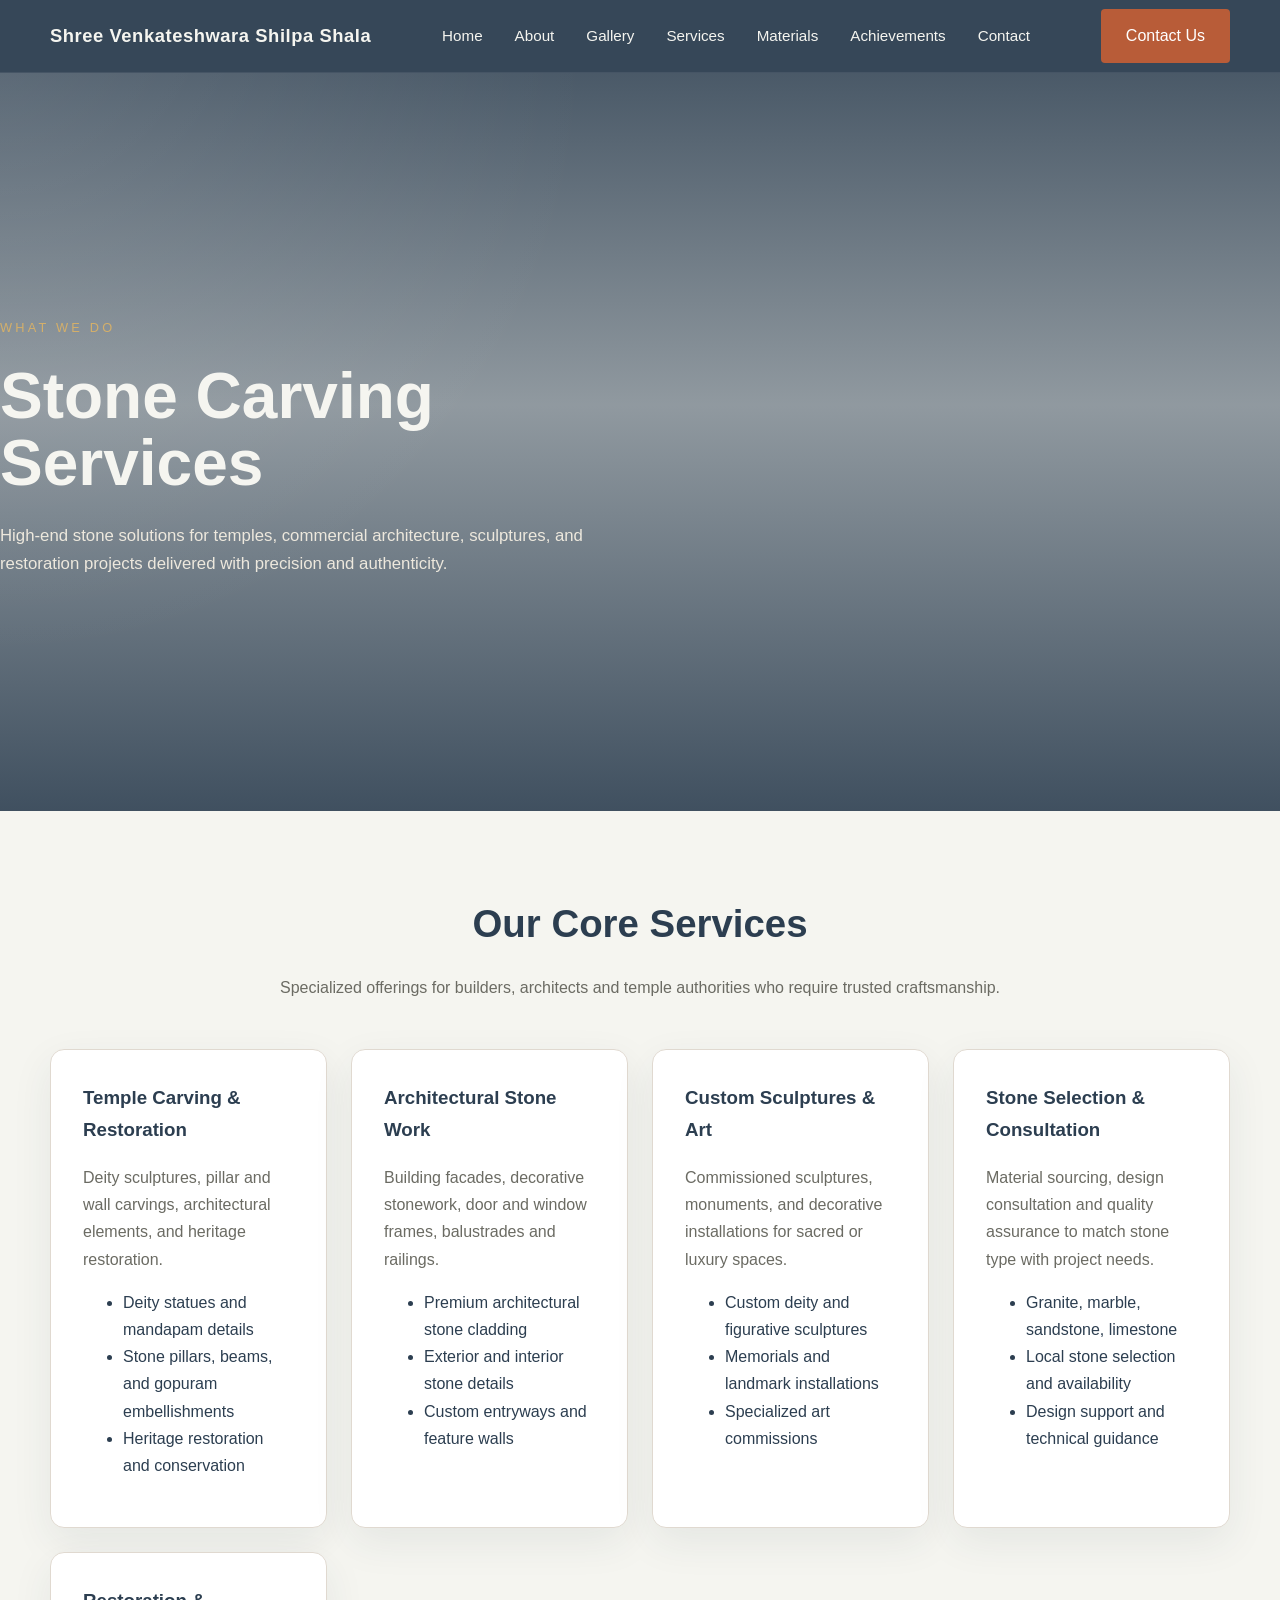
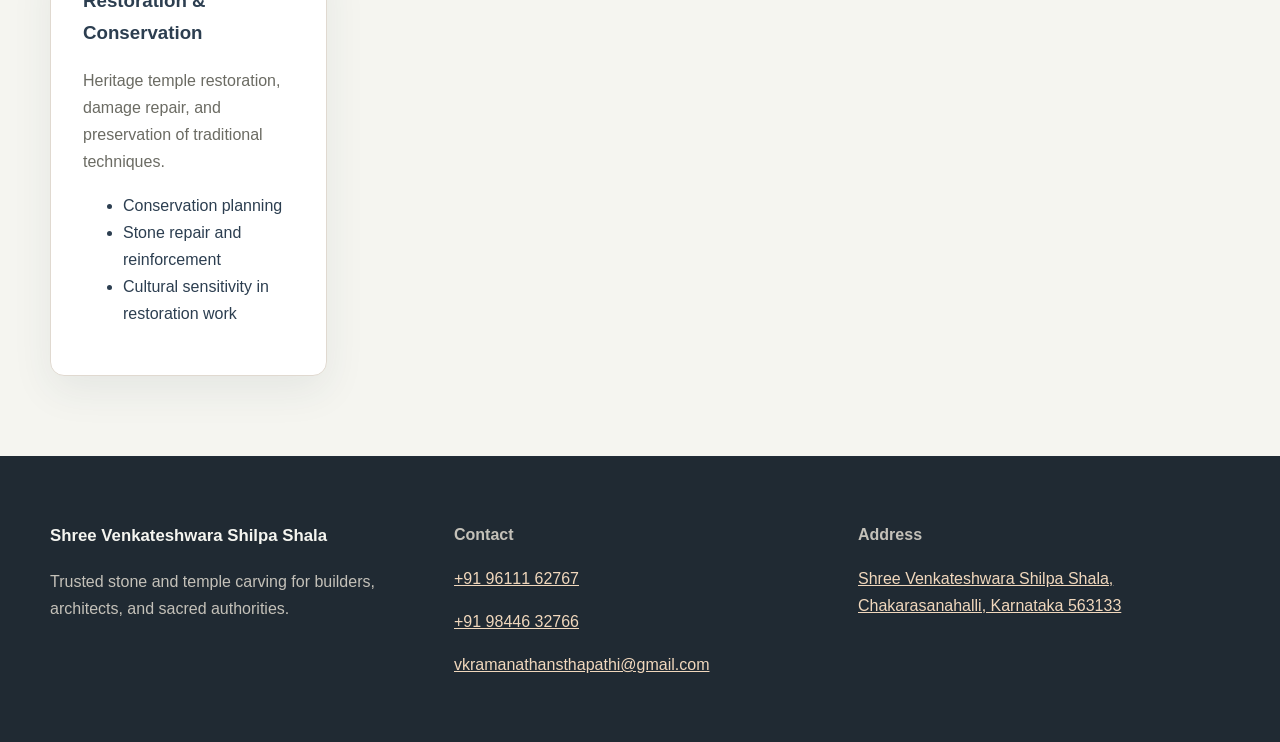
<file: services.html>
<!DOCTYPE html>
<html lang="en">
<head>
  <meta charset="UTF-8">
  <meta name="viewport" content="width=device-width, initial-scale=1.0">
  <title>Services | Temple & Stone Carving</title>
  <meta name="description" content="Explore our full range of stone carving services, including temple restoration, architectural stonework, custom sculpture, and stone consultation.">
  <link rel="stylesheet" href="styles.css">
</head>
<body>
  <header class="site-header">
    <div class="container header-inner">
      <a class="brand" href="index.html">Shree Venkateshwara Shilpa Shala</a>
      <nav class="site-nav">
        <a href="index.html">Home</a>
        <a href="about.html">About</a>
        <a href="gallery.html">Gallery</a>
        <a href="services.html">Services</a>
        <a href="materials.html">Materials</a>
        <a href="achievements.html">Achievements</a>
        <a href="contact.html">Contact</a>
      </nav>
      <div class="nav-actions">
        <a class="button button-primary" href="contact.html">Contact Us</a>
        <button class="burger" id="burgerButton" aria-label="Open menu">☰</button>
      </div>
    </div>
  </header>

  <main>
    <section class="hero hero-landing">
      <div class="hero-content">
        <span class="eyebrow">What We Do</span>
        <h1>Stone Carving Services</h1>
        <p>High-end stone solutions for temples, commercial architecture, sculptures, and restoration projects delivered with precision and authenticity.</p>
      </div>
    </section>

    <section class="container fade-up" style="padding: 80px 0;">
      <div class="section-heading">
        <h2>Our Core Services</h2>
        <p>Specialized offerings for builders, architects and temple authorities who require trusted craftsmanship.</p>
      </div>
      <div class="feature-grid">
        <article class="feature-card">
          <h3>Temple Carving & Restoration</h3>
          <p>Deity sculptures, pillar and wall carvings, architectural elements, and heritage restoration.</p>
          <ul>
            <li>Deity statues and mandapam details</li>
            <li>Stone pillars, beams, and gopuram embellishments</li>
            <li>Heritage restoration and conservation</li>
          </ul>
        </article>
        <article class="feature-card">
          <h3>Architectural Stone Work</h3>
          <p>Building facades, decorative stonework, door and window frames, balustrades and railings.</p>
          <ul>
            <li>Premium architectural stone cladding</li>
            <li>Exterior and interior stone details</li>
            <li>Custom entryways and feature walls</li>
          </ul>
        </article>
        <article class="feature-card">
          <h3>Custom Sculptures & Art</h3>
          <p>Commissioned sculptures, monuments, and decorative installations for sacred or luxury spaces.</p>
          <ul>
            <li>Custom deity and figurative sculptures</li>
            <li>Memorials and landmark installations</li>
            <li>Specialized art commissions</li>
          </ul>
        </article>
        <article class="feature-card">
          <h3>Stone Selection & Consultation</h3>
          <p>Material sourcing, design consultation and quality assurance to match stone type with project needs.</p>
          <ul>
            <li>Granite, marble, sandstone, limestone</li>
            <li>Local stone selection and availability</li>
            <li>Design support and technical guidance</li>
          </ul>
        </article>
        <article class="feature-card">
          <h3>Restoration & Conservation</h3>
          <p>Heritage temple restoration, damage repair, and preservation of traditional techniques.</p>
          <ul>
            <li>Conservation planning</li>
            <li>Stone repair and reinforcement</li>
            <li>Cultural sensitivity in restoration work</li>
          </ul>
        </article>
      </div>
    </section>
  </main>

  <footer class="site-footer">
    <div class="container footer-grid">
      <div>
        <p class="footer-brand">Shree Venkateshwara Shilpa Shala</p>
        <p>Trusted stone and temple carving for builders, architects, and sacred authorities.</p>
      </div>
      <div>
        <p><strong>Contact</strong></p>
        <p><a href="tel:+919611162767">+91 96111 62767</a></p>
        <p><a href="tel:+919844632766">+91 98446 32766</a></p>
        <p><a href="mailto:vkramanathansthapathi@gmail.com" class="mailto-link">vkramanathansthapathi@gmail.com</a></p>
      </div>
      <div>
        <p><strong>Address</strong></p>
        <p><a href="https://www.google.com/maps/search/?api=1&query=Shree+Venkateshwara+Shilpa+Shala,+Chakarasanahalli,+Karnataka+563133" target="_blank" rel="noreferrer">Shree Venkateshwara Shilpa Shala, Chakarasanahalli, Karnataka 563133</a></p>
      </div>
    </div>
  </footer>
  <div class="mobile-menu" id="mobileMenu">
    <nav class="mobile-nav">
      <a href="index.html">Home</a>
      <a href="about.html">About</a>
      <a href="gallery.html">Gallery</a>
      <a href="services.html">Services</a>
      <a href="materials.html">Materials</a>
      <a href="achievements.html">Achievements</a>
      <a href="contact.html">Contact</a>
    </nav>
  </div>
  <script src="script.js"></script>
</body>
</html>
</file>
<file: styles.css>
:root {
  --bg: #f5f5f0;
  --surface: #ffffff;
  --surface-alt: #f2eee6;
  --text: #2c3e50;
  --muted: #6b6b63;
  --accent: #b85c38;
  --accent-dark: #8b7355;
  --primary: #2c3e50;
  --border: #e0d9d0;
  --shadow: 0 14px 40px rgba(44, 62, 80, 0.08);
  --radius: 14px;
}

* {
  box-sizing: border-box;
}

html {
  scroll-behavior: smooth;
}

body {
  margin: 0;
  font-family: "Segoe UI", Tahoma, Geneva, Verdana, sans-serif;
  color: var(--text);
  background: var(--bg);
  line-height: 1.7;
}

img {
  max-width: 100%;
  display: block;
}

a {
  color: inherit;
  text-decoration: none;
}

button,
input,
textarea {
  font: inherit;
}

.container {
  width: min(1180px, calc(100% - 40px));
  margin: 0 auto;
}

.site-header {
  position: sticky;
  top: 0;
  z-index: 20;
  background: rgba(44, 62, 80, 0.95);
  backdrop-filter: blur(10px);
  border-bottom: 1px solid rgba(255,255,255,0.08);
}

.header-inner {
  display: flex;
  align-items: center;
  justify-content: space-between;
  min-height: 72px;
}

.brand {
  font-size: 1.15rem;
  color: #f5f5f0;
  font-weight: 700;
  letter-spacing: 0.03em;
}

.site-nav {
  display: flex;
  gap: 32px;
  align-items: center;
}

.site-nav a {
  color: #f5f5f0;
  font-size: 0.95rem;
  transition: color 0.25s ease;
}

.site-nav a:hover {
  color: var(--accent);
}

.nav-actions {
  display: flex;
  align-items: center;
  gap: 16px;
}

.button {
  display: inline-flex;
  align-items: center;
  justify-content: center;
  padding: 12px 24px;
  border-radius: 4px;
  border: 1px solid transparent;
  transition: transform 0.2s ease, background-color 0.2s ease, color 0.2s ease, border-color 0.2s ease;
}

.button:hover {
  transform: translateY(-1px);
}

.button-primary {
  background: var(--accent);
  color: #ffffff;
}

.button-primary:hover {
  background: #9b4a2f;
}

.button-secondary {
  background: rgba(255,255,255,0.1);
  color: #f5f5f0;
  border-color: rgba(255,255,255,0.18);
}

.link-button {
  display: inline-block;
  color: var(--accent);
  font-weight: 600;
  margin-top: 16px;
}

.project-link {
  color: var(--accent);
  font-weight: 600;
  text-decoration: underline;
}

.project-link:hover {
  color: var(--accent-dark);
}

.burger {
  display: none;
  border: none;
  background: none;
  color: #f5f5f0;
  font-size: 1.6rem;
  cursor: pointer;
}

.hero {
  min-height: 82vh;
  position: relative;
  display: flex;
  align-items: center;
  padding: 100px 0 60px;
  color: #f5f5f0;
  background: linear-gradient(180deg, rgba(44,62,80,0.85) 0%, rgba(44,62,80,0.5) 45%, rgba(44,62,80,0.9) 100%),
    url('') center/cover no-repeat;
}

.hero::before {
  content: "";
  position: absolute;
  inset: 0;
  background: radial-gradient(circle at top left, rgba(255,255,255,0.1), transparent 40%);
}

.hero-content {
  position: relative;
  max-width: 640px;
  z-index: 1;
}

.eyebrow {
  display: inline-block;
  text-transform: uppercase;
  letter-spacing: 0.25em;
  color: #d4af6a;
  font-size: 0.8rem;
  margin-bottom: 24px;
}

.hero h1 {
  font-size: clamp(3rem, 5vw, 4.5rem);
  line-height: 1.05;
  margin: 0 0 24px;
}

.hero p {
  max-width: 610px;
  font-size: 1.05rem;
  margin-bottom: 32px;
  color: #ede8dd;
}

.hero-ctas {
  display: flex;
  flex-wrap: wrap;
  gap: 16px;
}

.scroll-indicator {
  position: absolute;
  left: 50%;
  bottom: 32px;
  transform: translateX(-50%);
  color: #f5f5f0;
  letter-spacing: 0.2em;
  font-size: 0.85rem;
}

.section-heading {
  text-align: center;
  max-width: 760px;
  margin: 0 auto 48px;
}

.section-heading h2 {
  margin: 0 0 18px;
  font-size: clamp(2rem, 3vw, 3rem);
}

.section-heading p {
  margin: 0;
  color: var(--muted);
}

.trust-section,
.preview-section,
.portfolio-preview,
.values-section,
.cta-section {
  padding: 80px 0;
}

.stats-grid,
.feature-grid {
  display: grid;
  gap: 24px;
  grid-template-columns: repeat(4, minmax(0, 1fr));
}

.stat-card,
.feature-card,
.preview-card,
.project-card,
.cta-card {
  background: var(--surface);
  border: 1px solid var(--border);
  border-radius: var(--radius);
  box-shadow: var(--shadow);
  padding: 32px;
}

.stat-card strong {
  display: block;
  font-size: 2.5rem;
  color: var(--primary);
  margin-bottom: 12px;
}

.stat-card span {
  color: var(--muted);
}

.grid-2 {
  display: grid;
  gap: 24px;
  grid-template-columns: repeat(2, minmax(0, 1fr));
}

.preview-card h3,
.feature-card h3,
.project-card h3,
.cta-card h2 {
  margin-top: 0;
  margin-bottom: 18px;
}

.preview-card p,
.feature-card p,
.project-card p,
.cta-card p {
  margin: 0;
  color: var(--muted);
}

.portfolio-grid {
  display: grid;
  gap: 24px;
  grid-template-columns: repeat(auto-fit, minmax(300px, 1fr));
}

.project-card {
  overflow: hidden;
  display: flex;
  flex-direction: column;
}

.project-image {
  min-height: 240px;
  background: linear-gradient(135deg, rgba(44,62,80,0.9), rgba(184,92,56,0.9));
  position: relative;
  transition: transform 0.4s ease;
  overflow: hidden;
}

.project-image img {
  width: 100%;
  height: 100%;
  object-fit: cover;
  display: block;
}

.medal-gallery {
  display: grid;
  gap: 24px;
  grid-template-columns: repeat(2, minmax(0, 1fr));
}

.medal-card {
  background: var(--surface);
  border: 1px solid var(--border);
  border-radius: var(--radius);
  box-shadow: var(--shadow);
  padding: 24px;
  text-align: center;
}

.project-medal-image {
  width: 100%;
  height: auto;
  border-radius: 12px;
  object-fit: cover;
  margin-bottom: 16px;
}

.project-card:hover .project-image {
  transform: scale(1.04);
}

.project-image::after {
  content: "";
  position: absolute;
  inset: 0;
  background: linear-gradient(180deg, transparent, rgba(0,0,0,0.35));
}

.project-image-1 { background-image: linear-gradient(135deg, #3a4560, #b85c38); }
.project-image-2 { background-image: linear-gradient(135deg, #2c3e50, #8b7355); }
.project-image-3 { background-image: linear-gradient(135deg, #4d5d6d, #b77352); }

.project-card-body {
  padding: 24px;
  display: flex;
  flex-direction: column;
  gap: 12px;
}

.tag {
  display: inline-flex;
  padding: 6px 12px;
  background: rgba(184, 92, 56, 0.12);
  color: var(--accent);
  border-radius: 999px;
  font-size: 0.85rem;
  text-transform: uppercase;
  letter-spacing: 0.08em;
}

.section-action {
  text-align: center;
  margin-top: 32px;
}

.cta-card {
  max-width: 900px;
  margin: 0 auto;
  text-align: center;
}

.footer-grid {
  display: grid;
  gap: 32px;
  grid-template-columns: repeat(3, minmax(0, 1fr));
  padding: 48px 0;
  border-top: 1px solid rgba(44,62,80,0.12);
}

.site-footer {
  background: #202a33;
  color: #c4c1b9;
}

.site-footer a {
  color: #f1d8bd;
  text-decoration: underline;
}

.footer-note {
  margin-top: 10px;
  color: #b0a992;
  font-size: 0.95rem;
}

.footer-brand {
  font-size: 1.05rem;
  font-weight: 700;
  color: #f5f5f0;
}

.fade-up {
  opacity: 0;
  transform: translateY(24px);
  animation: fadeUp 0.9s ease forwards;
  animation-delay: 0.2s;
}

@keyframes fadeUp {
  to { opacity: 1; transform: translateY(0); }
}

.mobile-menu {
  position: fixed;
  inset: 0;
  background: rgba(44, 62, 80, 0.96);
  color: #f5f5f0;
  transform: translateY(-100%);
  transition: transform 0.28s ease;
  z-index: 30;
  display: flex;
  align-items: center;
  justify-content: center;
}

.mobile-menu.open {
  transform: translateY(0);
}

.mobile-nav {
  display: grid;
  gap: 24px;
  text-align: center;
}

.mobile-nav a {
  font-size: 1.2rem;
  color: #f5f5f0;
}

@media (max-width: 1024px) {
  .stats-grid,
  .feature-grid {
    grid-template-columns: repeat(2, minmax(0, 1fr));
  }

  .grid-2,
  .portfolio-grid,
  .footer-grid {
    grid-template-columns: 1fr;
  }
}

/* ============================================
   TABLET BREAKPOINT (1024px and below)
   ============================================ */
@media (max-width: 1024px) {
  .stats-grid,
  .feature-grid {
    grid-template-columns: repeat(2, minmax(0, 1fr));
  }

  .grid-2,
  .portfolio-grid,
  .footer-grid {
    grid-template-columns: 1fr;
  }
}

/* ============================================
   MOBILE BREAKPOINT (768px and below)
   ============================================ */
@media (max-width: 768px) {
  /* ----- NAVIGATION & HEADER ----- */
  .site-nav {
    display: none;
  }

  .burger {
    display: inline-flex;
  }

  .header-inner {
    min-height: 64px;
  }

  .brand {
    font-size: 1rem;
  }

  /* ----- TYPOGRAPHY SCALING ----- */
  body {
    font-size: 16px;
    line-height: 1.6;
  }

  h1 {
    font-size: clamp(1.75rem, 6vw, 2.5rem);
    line-height: 1.15;
  }

  h2 {
    font-size: clamp(1.5rem, 5vw, 2rem);
    line-height: 1.2;
  }

  h3 {
    font-size: clamp(1.1rem, 4vw, 1.4rem);
    line-height: 1.25;
  }

  p {
    font-size: 0.95rem;
    line-height: 1.6;
  }

  /* ----- HERO SECTION ----- */
  .hero {
    min-height: 70vh;
    padding: 60px 0 40px;
  }

  .hero h1 {
    font-size: clamp(2rem, 7vw, 2.8rem);
    line-height: 1.15;
    margin-bottom: 18px;
  }

  .hero p {
    font-size: 0.95rem;
    margin-bottom: 24px;
    line-height: 1.6;
  }

  .eyebrow {
    font-size: 0.75rem;
    margin-bottom: 16px;
    letter-spacing: 0.2em;
  }

  .hero-ctas {
    flex-direction: column;
    gap: 12px;
  }

  .button {
    width: 100%;
    padding: 11px 20px;
    font-size: 0.95rem;
  }

  .scroll-indicator {
    bottom: 24px;
    font-size: 0.75rem;
  }

  /* ----- SECTIONS & SPACING ----- */
  .trust-section,
  .preview-section,
  .portfolio-preview,
  .values-section,
  .cta-section {
    padding: 48px 0;
  }

  .section-heading {
    margin: 0 auto 32px;
  }

  .section-heading h2 {
    font-size: clamp(1.4rem, 5vw, 1.8rem);
    margin-bottom: 14px;
    line-height: 1.2;
  }

  .section-heading p {
    font-size: 0.9rem;
    line-height: 1.6;
  }

  /* ----- CARDS & GRIDS ----- */
  .stats-grid,
  .feature-grid,
  .medal-gallery,
  .grid-2,
  .portfolio-grid {
    grid-template-columns: 1fr;
    gap: 16px;
  }

  .stat-card,
  .feature-card,
  .preview-card,
  .project-card,
  .cta-card,
  .medal-card {
    padding: 20px;
    border-radius: 12px;
  }

  .stat-card strong {
    font-size: 2rem;
    margin-bottom: 8px;
  }

  .stat-card span {
    font-size: 0.9rem;
  }

  .preview-card h3,
  .feature-card h3,
  .project-card h3,
  .cta-card h2 {
    font-size: 1.1rem;
    margin-bottom: 12px;
    line-height: 1.25;
  }

  .preview-card p,
  .feature-card p,
  .project-card p,
  .cta-card p {
    font-size: 0.9rem;
    line-height: 1.6;
    margin: 0;
  }

  .project-image {
    min-height: 180px;
  }

  .project-card-body {
    padding: 16px;
    gap: 10px;
  }

  .medal-card {
    padding: 18px;
    text-align: center;
  }

  .project-medal-image {
    margin-bottom: 12px;
    border-radius: 10px;
  }

  .tag {
    font-size: 0.75rem;
    padding: 5px 10px;
    letter-spacing: 0.06em;
  }

  /* ----- FOOTER ----- */
  .footer-grid {
    gap: 24px;
    padding: 32px 0;
  }

  .footer-brand {
    font-size: 0.95rem;
  }

  .footer-note {
    font-size: 0.85rem;
    margin-top: 8px;
  }

  .site-footer a {
    word-break: break-word;
  }

  /* ----- CTA SECTION ----- */
  .cta-card {
    max-width: 100%;
  }

  .section-action {
    margin-top: 24px;
  }

  .link-button {
    margin-top: 12px;
    font-size: 0.95rem;
  }

  /* ----- MOBILE MENU ----- */
  .mobile-nav a {
    font-size: 1.1rem;
    padding: 12px 0;
  }

  /* ----- CONTAINER ----- */
  .container {
    width: calc(100% - 24px);
  }
}

/* ============================================
   SMALL MOBILE BREAKPOINT (520px and below)
   ============================================ */
@media (max-width: 520px) {
  .container {
    width: calc(100% - 16px);
  }

  .hero {
    min-height: 65vh;
    padding: 50px 0 30px;
  }

  .hero h1 {
    font-size: clamp(1.5rem, 6vw, 2.2rem);
    margin-bottom: 14px;
  }

  .hero p {
    font-size: 0.9rem;
    margin-bottom: 18px;
  }

  .eyebrow {
    font-size: 0.7rem;
    margin-bottom: 12px;
  }

  h2 {
    font-size: clamp(1.3rem, 5vw, 1.7rem);
  }

  h3 {
    font-size: clamp(1rem, 4vw, 1.2rem);
  }

  p {
    font-size: 0.9rem;
  }

  .section-heading {
    margin: 0 auto 24px;
  }

  .section-heading h2 {
    font-size: clamp(1.2rem, 5vw, 1.5rem);
    margin-bottom: 10px;
  }

  .section-heading p {
    font-size: 0.85rem;
  }

  .trust-section,
  .preview-section,
  .portfolio-preview,
  .values-section,
  .cta-section {
    padding: 36px 0;
  }

  .stat-card,
  .feature-card,
  .preview-card,
  .project-card,
  .cta-card,
  .medal-card {
    padding: 16px;
  }

  .stat-card strong {
    font-size: 1.6rem;
    margin-bottom: 6px;
  }

  .stat-card span {
    font-size: 0.8rem;
  }

  .preview-card h3,
  .feature-card h3,
  .project-card h3,
  .cta-card h2 {
    font-size: 1rem;
    margin-bottom: 10px;
  }

  .preview-card p,
  .feature-card p,
  .project-card p,
  .cta-card p {
    font-size: 0.85rem;
  }

  .project-image {
    min-height: 150px;
  }

  .project-card-body {
    padding: 12px;
    gap: 8px;
  }

  .medal-card {
    padding: 14px;
  }

  .button {
    padding: 10px 18px;
    font-size: 0.9rem;
    border-radius: 3px;
  }

  .footer-grid {
    gap: 18px;
    padding: 24px 0;
  }

  .footer-brand {
    font-size: 0.9rem;
  }

  .footer-note {
    font-size: 0.8rem;
    margin-top: 6px;
  }

  .tag {
    font-size: 0.7rem;
    padding: 4px 8px;
  }

  .link-button {
    margin-top: 10px;
    font-size: 0.9rem;
  }

  .section-action {
    margin-top: 18px;
  }

  .header-inner {
    min-height: 56px;
  }

  .brand {
    font-size: 0.9rem;
  }

  .mobile-nav a {
    font-size: 1rem;
    padding: 10px 0;
  }
}
</file>
